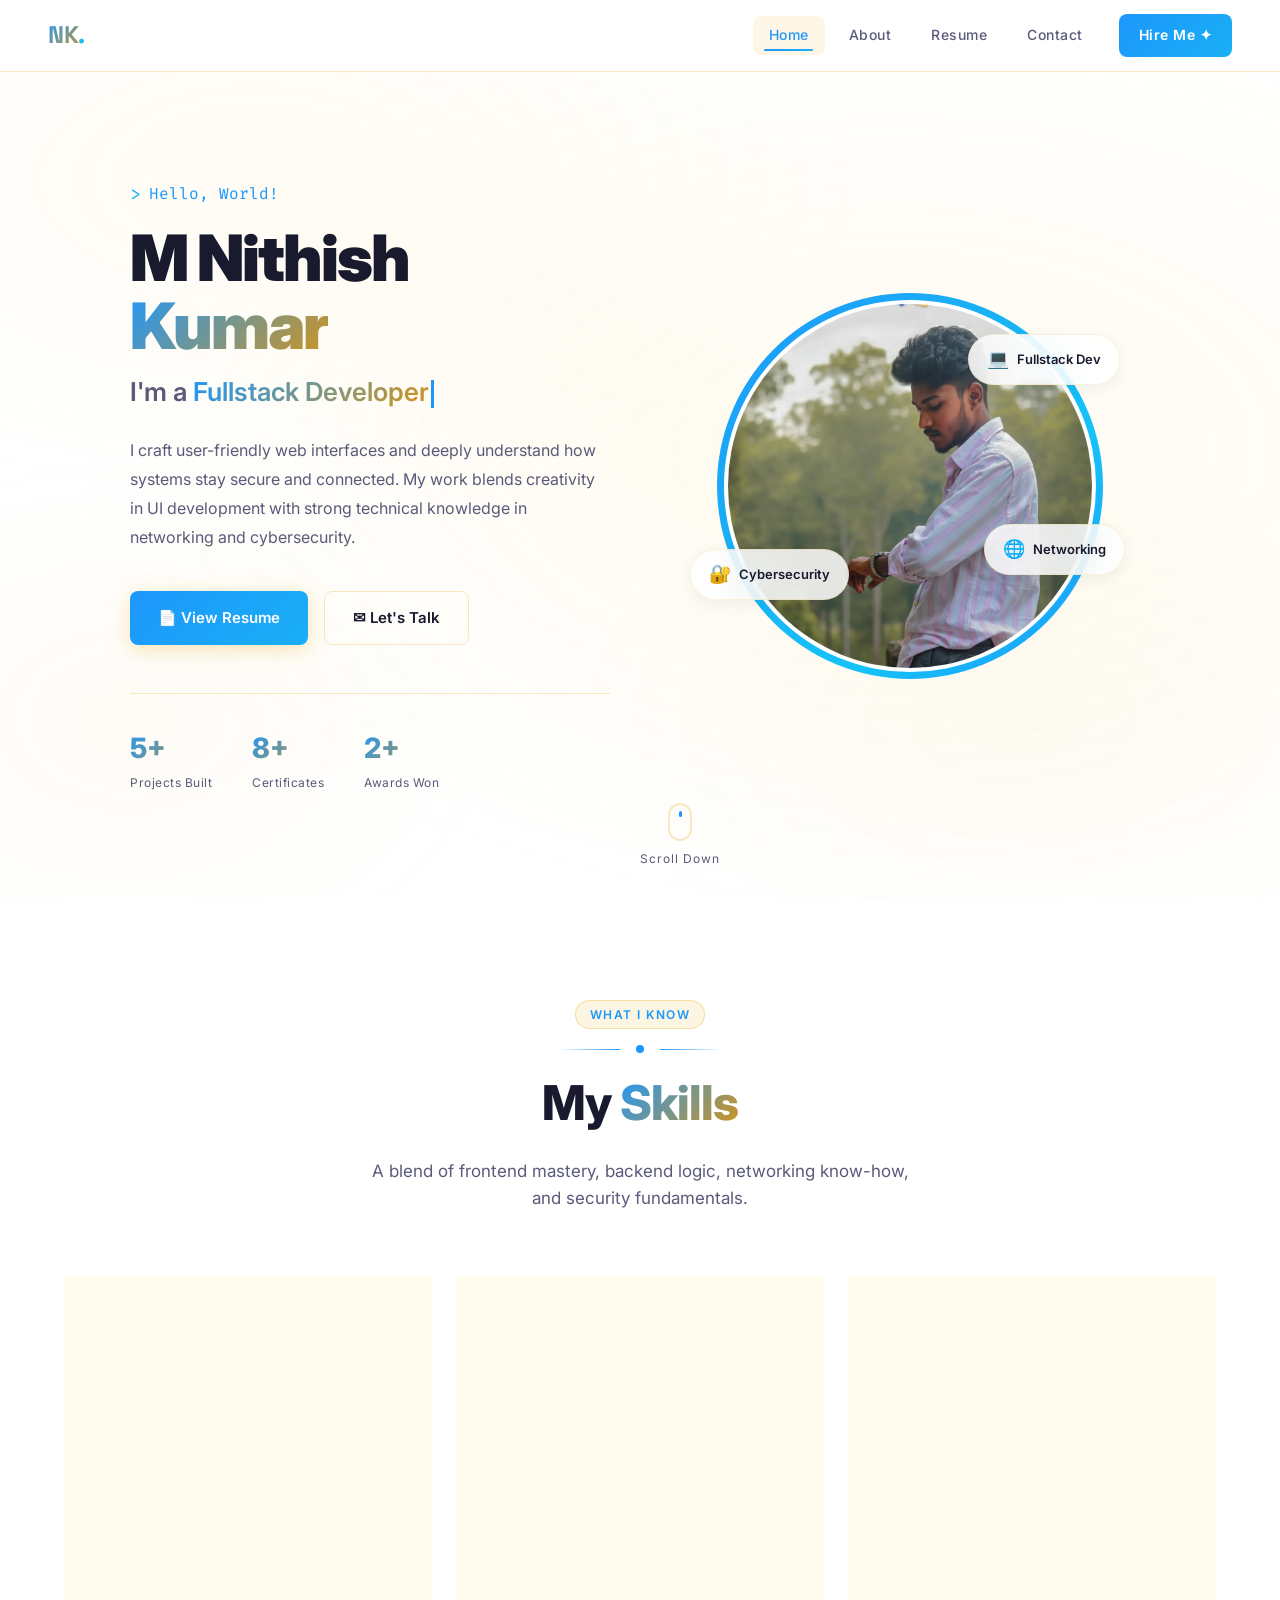
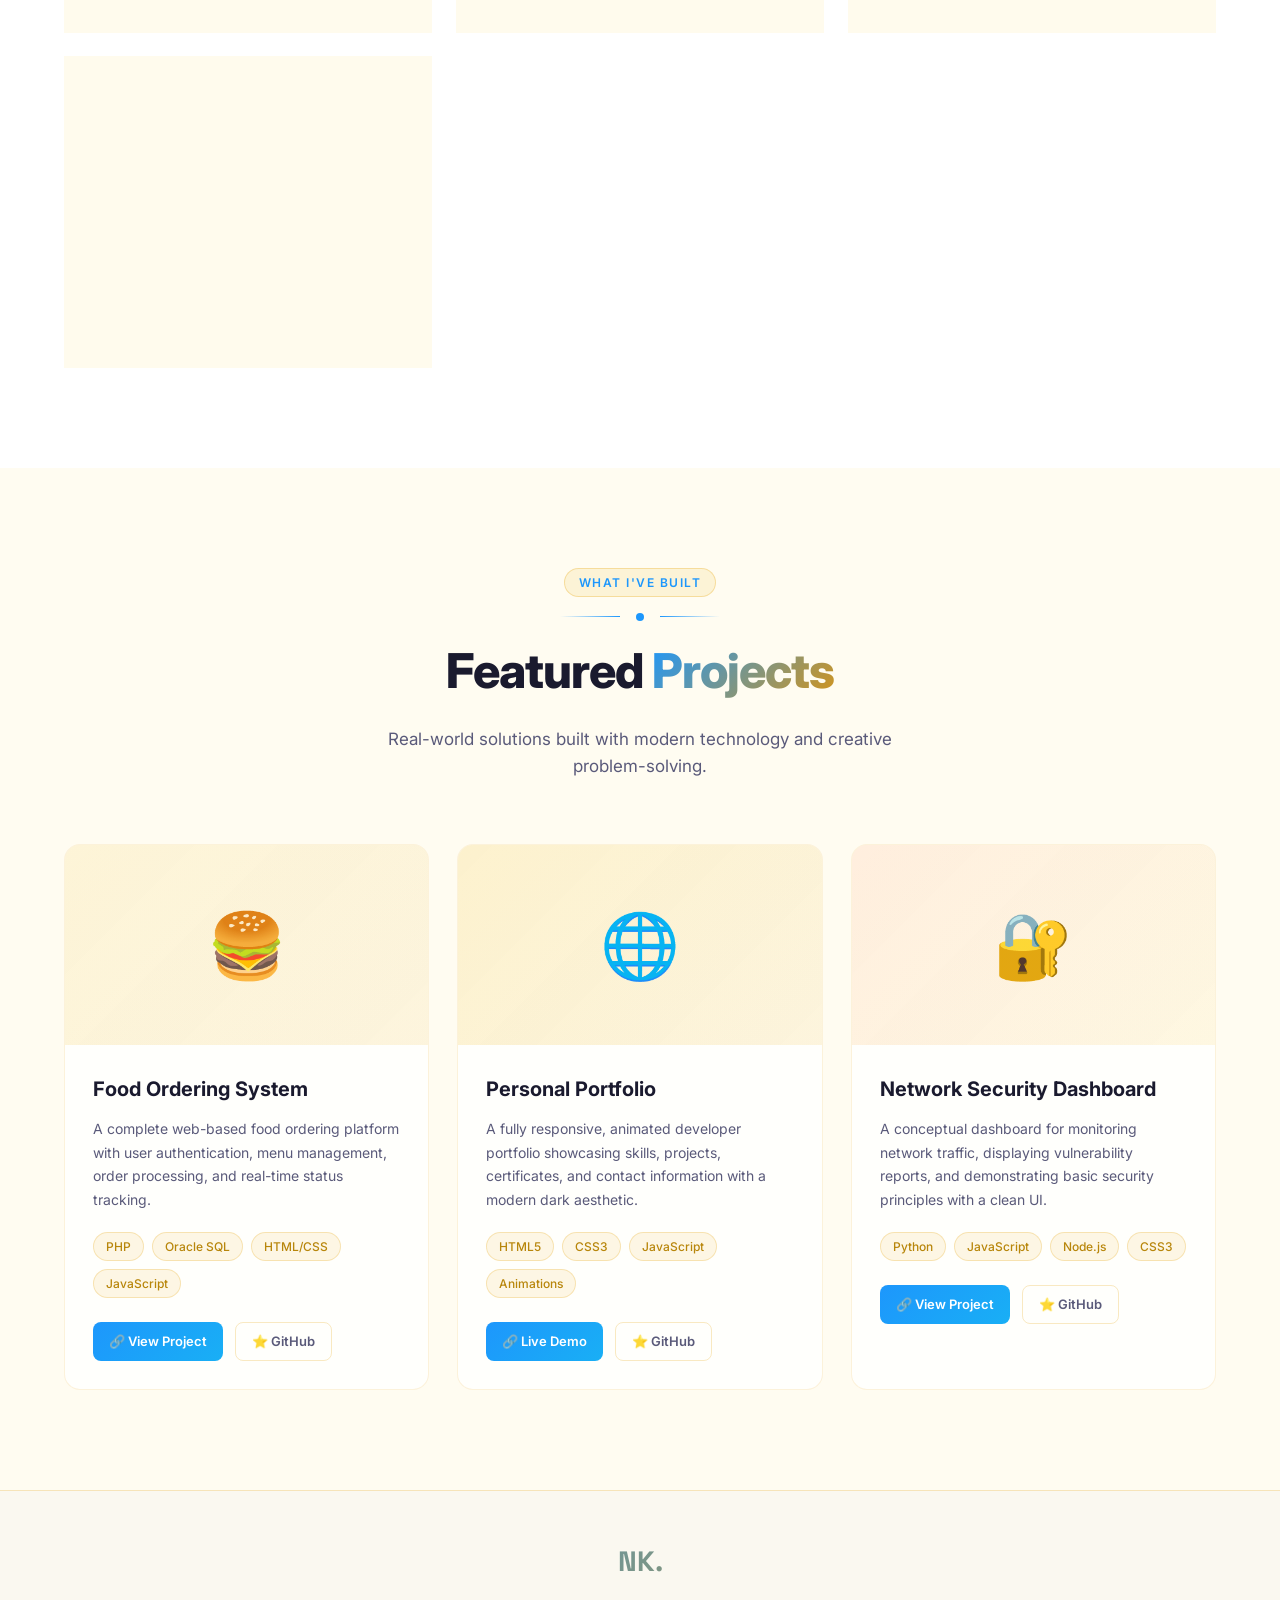
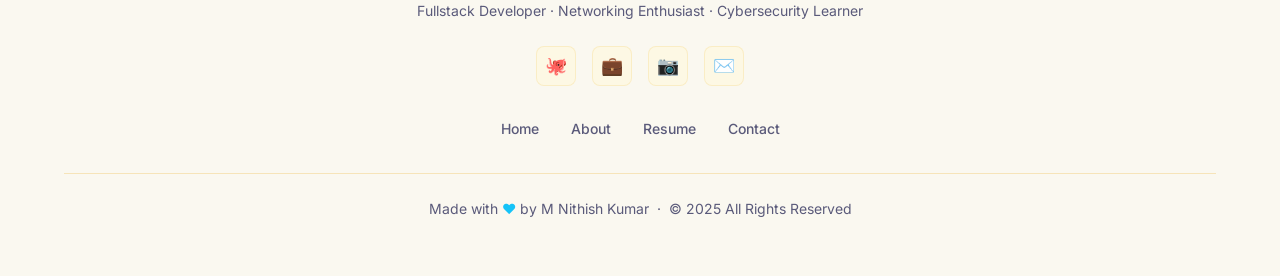
<file: index.html>
<!DOCTYPE html>
<html lang="en">

<head>
  <meta charset="UTF-8">
  <meta name="viewport" content="width=device-width, initial-scale=1.0">
  <title>Nithish Kumar — Fullstack Developer</title>
  <meta name="description"
    content="M Nithish Kumar — Fullstack Web Developer specializing in UI Development, Networking and Cybersecurity.">
  <link rel="stylesheet" href="css/style.css">
  <link rel="preconnect" href="https://fonts.googleapis.com">
  <link rel="preconnect" href="https://fonts.gstatic.com" crossorigin>
  <link
    href="https://fonts.googleapis.com/css2?family=Inter:wght@300;400;500;600;700;800;900&family=Space+Grotesk:wght@300;400;500;600;700&family=Fira+Code:wght@300;400;500&display=swap"
    rel="stylesheet">
</head>

<body>

  <div class="page-loader" id="loader">
    <div class="loader-ring"></div>
  </div>

  <header class="header" id="header">
    <div class="logo">NK<span>.</span></div>
    <nav class="navbar" id="navbar">
      <a href="index.html" class="active" id="nav-home">Home</a>
      <a href="html/about.html" id="nav-about">About</a>
      <a href="html/resume.html" id="nav-resume">Resume</a>
      <a href="html/contact.html" id="nav-contact">Contact</a>
      <a href="html/contact.html" class="nav-cta">Hire Me ✦</a>
    </nav>
    <div class="menu-toggle" id="menuToggle" onclick="toggleMenu()">
      <span></span><span></span><span></span>
    </div>
  </header>

  <!-- ── HERO ── -->
  <section class="hero" id="home">
    <div class="hero-bg"></div>
    <div class="container">
      <div class="hero-grid">

        <!-- Left: Content -->
        <div class="hero-content">
          <p class="hero-greeting">Hello, World!</p>
          <h1 class="hero-name">
            M Nithish<br>
            <span class="gradient-text">Kumar</span>
          </h1>
          <div class="hero-role">
            I'm a <span class="typed-text" id="typedText"></span><span class="cursor"></span>
          </div>
          <p class="hero-desc">
            I craft user-friendly web interfaces and deeply understand how systems stay secure and connected.
            My work blends creativity in UI development with strong technical knowledge in networking and cybersecurity.
          </p>
          <div class="hero-btns">
            <a href="html/resume.html" class="btn btn-primary">📄 View Resume</a>
            <a href="html/contact.html" class="btn btn-outline">✉ Let's Talk</a>
          </div>
          <div class="hero-stats">
            <div class="stat-item">
              <div class="stat-number">5+</div>
              <div class="stat-label">Projects Built</div>
            </div>
            <div class="stat-item">
              <div class="stat-number">8+</div>
              <div class="stat-label">Certificates</div>
            </div>
            <div class="stat-item">
              <div class="stat-number">2+</div>
              <div class="stat-label">Awards Won</div>
            </div>
          </div>
        </div>

        <!-- Right: Image -->
        <div class="hero-image-wrapper">
          <div class="hero-image-frame">
            <img src="img/WhatsApp Image 2025-12-09 at 8.07.12 PM.jpeg" alt="M Nithish Kumar">
            <div class="float-badge float-badge-1">
              <span class="badge-icon">💻</span> Fullstack Dev
            </div>
            <div class="float-badge float-badge-2">
              <span class="badge-icon">🔐</span> Cybersecurity
            </div>
            <div class="float-badge float-badge-3">
              <span class="badge-icon">🌐</span> Networking
            </div>
          </div>
        </div>

      </div>
    </div>

    <!-- Scroll indicator -->
    <div class="scroll-indicator">
      <div class="scroll-mouse">
        <div class="scroll-wheel"></div>
      </div>
      <span>Scroll Down</span>
    </div>
  </section>

  <!-- ── SKILLS ── -->
  <section class="section" id="skills">
    <div class="container">
      <div class="section-header reveal">
        <span class="tag">What I Know</span>
        <div class="section-line">
          <div class="section-dot"></div>
        </div>
        <h2>My <span class="gradient-text">Skills</span></h2>
        <p>A blend of frontend mastery, backend logic, networking know-how, and security fundamentals.</p>
      </div>

      <div class="skills-grid">
        <div class="skill-category reveal reveal-delay-1">
          <div class="skill-cat-icon">🎨</div>
          <h3>Frontend Development</h3>
          <div class="skill-items">
            <span class="skill-pill">HTML5</span>
            <span class="skill-pill">CSS3</span>
            <span class="skill-pill">JavaScript</span>
            <span class="skill-pill">Responsive Design</span>
            <span class="skill-pill">Animations</span>
            <span class="skill-pill">React (Learning)</span>
          </div>
        </div>

        <div class="skill-category reveal reveal-delay-2">
          <div class="skill-cat-icon">⚙️</div>
          <h3>Backend & Databases</h3>
          <div class="skill-items">
            <span class="skill-pill">Node.js</span>
            <span class="skill-pill">Python</span>
            <span class="skill-pill">PHP</span>
            <span class="skill-pill">MySQL</span>
            <span class="skill-pill">Oracle SQL</span>
            <span class="skill-pill">REST APIs</span>
          </div>
        </div>

        <div class="skill-category reveal reveal-delay-3">
          <div class="skill-cat-icon">🔐</div>
          <h3>Networking & Security</h3>
          <div class="skill-items">
            <span class="skill-pill">TCP/IP Protocols</span>
            <span class="skill-pill">Routing & Switching</span>
            <span class="skill-pill">IP Addressing</span>
            <span class="skill-pill">Cybersecurity Basics</span>
            <span class="skill-pill">Vulnerability Awareness</span>
            <span class="skill-pill">Secure Coding</span>
          </div>
        </div>

        <div class="skill-category reveal reveal-delay-4">
          <div class="skill-cat-icon">🛠️</div>
          <h3>Tools & Soft Skills</h3>
          <div class="skill-items">
            <span class="skill-pill">Git & GitHub</span>
            <span class="skill-pill">VS Code</span>
            <span class="skill-pill">Communication</span>
            <span class="skill-pill">Problem Solving</span>
            <span class="skill-pill">Time Management</span>
            <span class="skill-pill">Teamwork</span>
          </div>
        </div>
      </div>
    </div>
  </section>

  <!-- ── PROJECTS ── -->
  <section class="section projects-bg" id="projects">
    <div class="container">
      <div class="section-header reveal">
        <span class="tag">What I've Built</span>
        <div class="section-line">
          <div class="section-dot"></div>
        </div>
        <h2>Featured <span class="gradient-text">Projects</span></h2>
        <p>Real-world solutions built with modern technology and creative problem-solving.</p>
      </div>

      <div class="projects-grid">
        <div class="project-card reveal reveal-delay-1">
          <div class="project-card-header">🍔</div>
          <div class="project-card-body">
            <h3>Food Ordering System</h3>
            <p>A complete web-based food ordering platform with user authentication, menu management, order processing,
              and real-time status tracking.</p>
            <div class="project-tech">
              <span>PHP</span><span>Oracle SQL</span><span>HTML/CSS</span><span>JavaScript</span>
            </div>
            <div class="project-links">
              <a href="#" class="project-link primary">🔗 View Project</a>
              <a href="https://github.com/" target="_blank" class="project-link">⭐ GitHub</a>
            </div>
          </div>
        </div>

        <div class="project-card reveal reveal-delay-2">
          <div class="project-card-header"
            style="background: linear-gradient(135deg,rgba(245,200,66,0.25),rgba(230,168,23,0.1))">🌐</div>
          <div class="project-card-body">
            <h3>Personal Portfolio</h3>
            <p>A fully responsive, animated developer portfolio showcasing skills, projects, certificates, and contact
              information with a modern dark aesthetic.</p>
            <div class="project-tech">
              <span>HTML5</span><span>CSS3</span><span>JavaScript</span><span>Animations</span>
            </div>
            <div class="project-links">
              <a href="#" class="project-link primary">🔗 Live Demo</a>
              <a href="https://github.com/" target="_blank" class="project-link">⭐ GitHub</a>
            </div>
          </div>
        </div>

        <div class="project-card reveal reveal-delay-3">
          <div class="project-card-header"
            style="background: linear-gradient(135deg,rgba(255,170,100,0.2),rgba(245,200,66,0.1))">🔐</div>
          <div class="project-card-body">
            <h3>Network Security Dashboard</h3>
            <p>A conceptual dashboard for monitoring network traffic, displaying vulnerability reports, and
              demonstrating basic security principles with a clean UI.</p>
            <div class="project-tech">
              <span>Python</span><span>JavaScript</span><span>Node.js</span><span>CSS3</span>
            </div>
            <div class="project-links">
              <a href="#" class="project-link primary">🔗 View Project</a>
              <a href="https://github.com/" target="_blank" class="project-link">⭐ GitHub</a>
            </div>
          </div>
        </div>
      </div>
    </div>
  </section>

  <!-- ── FOOTER ── -->
  <footer class="footer">
    <div class="container">
      <div class="footer-logo">NK.</div>
      <p>Fullstack Developer · Networking Enthusiast · Cybersecurity Learner</p>
      <div class="footer-socials">
        <a href="https://github.com/" target="_blank" class="footer-social-link" title="GitHub">🐙</a>
        <a href="https://linkedin.com/" target="_blank" class="footer-social-link" title="LinkedIn">💼</a>
        <a href="https://instagram.com/" target="_blank" class="footer-social-link" title="Instagram">📷</a>
        <a href="mailto:nithishofficial09@gmail.com" class="footer-social-link" title="Email">✉️</a>
      </div>
      <nav class="footer-nav">
        <a href="index.html">Home</a>
        <a href="html/about.html">About</a>
        <a href="html/resume.html">Resume</a>
        <a href="html/contact.html">Contact</a>
      </nav>
      <div class="footer-bottom">
        <p>Made with <span>♥</span> by M Nithish Kumar &nbsp;·&nbsp; © 2025 All Rights Reserved</p>
      </div>
    </div>
  </footer>

  <script>
    // ── Page Loader ──
    window.addEventListener('load', () => {
      const loader = document.getElementById('loader');
      setTimeout(() => { loader.style.opacity = '0'; setTimeout(() => loader.remove(), 500); }, 400);
    });

    // ── Mobile Menu ──
    function toggleMenu() {
      const nav = document.getElementById('navbar');
      nav.classList.toggle('open');
    }

    // ── Typed Text ──
    const roles = ['Fullstack Developer','Data analytics', 'Security Learner', 'Problem Solver'];
    let roleIdx = 0, charIdx = 0, isDeleting = false;
    function typeRole() {
      const el = document.getElementById('typedText');
      const current = roles[roleIdx];
      el.textContent = isDeleting ? current.substring(0, charIdx--) : current.substring(0, charIdx++);
      if (!isDeleting && charIdx > current.length) { isDeleting = true; setTimeout(typeRole, 1500); return; }
      if (isDeleting && charIdx < 0) { isDeleting = false; roleIdx = (roleIdx + 1) % roles.length; charIdx = 0; }
      setTimeout(typeRole, isDeleting ? 60 : 100);
    }
    typeRole();

    // ── Scroll Reveal ──
    const revealEls = document.querySelectorAll('.reveal');
    const observer = new IntersectionObserver((entries) => {
      entries.forEach(e => { if (e.isIntersecting) { e.target.classList.add('visible'); } });
    }, { threshold: 0.1 });
    revealEls.forEach(el => observer.observe(el));

    // ── Header Shadow on Scroll ──
    window.addEventListener('scroll', () => {
      const header = document.getElementById('header');
      header.style.boxShadow = window.scrollY > 10 ? '0 4px 30px rgba(0,0,0,0.4)' : '';
    });
  </script>
</body>

</html>
</file>
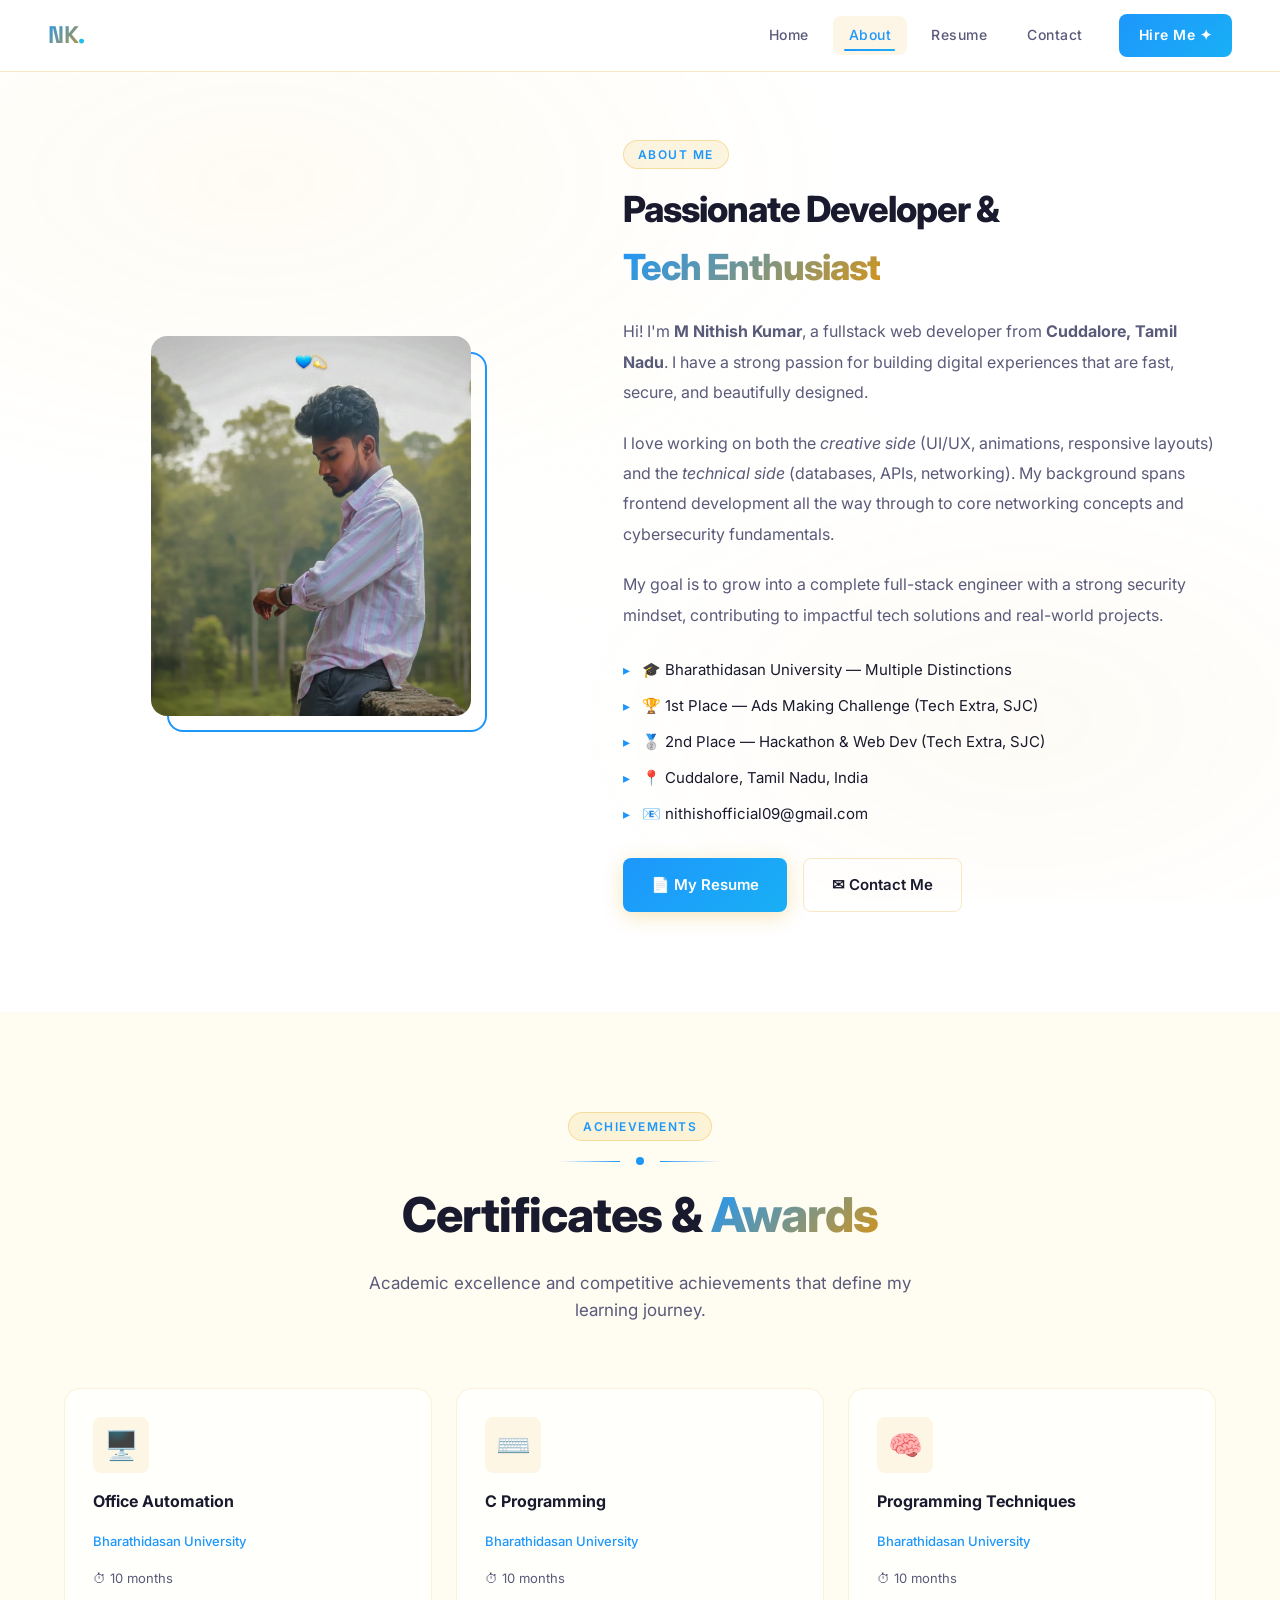
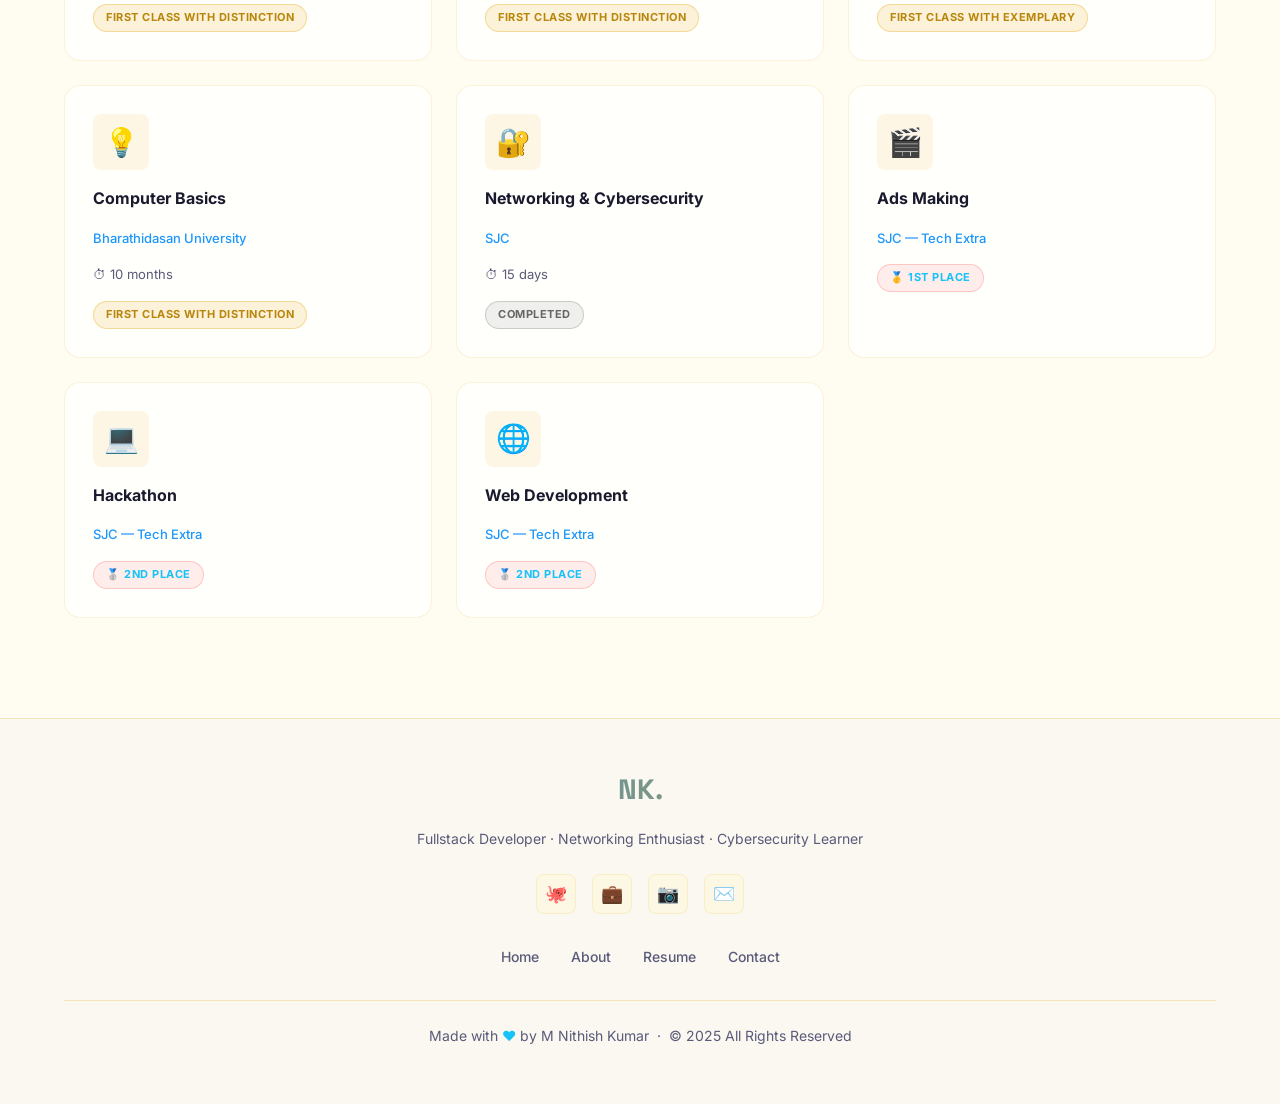
<file: html/about.html>
<!DOCTYPE html>
<html lang="en">

<head>
    <meta charset="UTF-8">
    <meta name="viewport" content="width=device-width, initial-scale=1.0">
    <title>About — Nithish Kumar</title>
    <meta name="description"
        content="Learn more about M Nithish Kumar — Fullstack Developer, networking enthusiast and cybersecurity learner.">
    <link rel="stylesheet" href="../css/style.css">
    <link rel="preconnect" href="https://fonts.googleapis.com">
    <link rel="preconnect" href="https://fonts.gstatic.com" crossorigin>
    <link
        href="https://fonts.googleapis.com/css2?family=Inter:wght@300;400;500;600;700;800;900&family=Space+Grotesk:wght@300;400;500;600;700&family=Fira+Code:wght@300;400;500&display=swap"
        rel="stylesheet">
</head>

<body>

    <!-- Page Loader -->
    <div class="page-loader" id="loader">
        <div class="loader-ring"></div>
    </div>

    <!-- ── HEADER ── -->
    <header class="header" id="header">
        <a href="../index.html" class="logo" style="text-decoration:none;">NK<span>.</span></a>
        <nav class="navbar" id="navbar">
            <a href="../index.html">Home</a>
            <a href="about.html" class="active">About</a>
            <a href="resume.html">Resume</a>
            <a href="contact.html">Contact</a>
            <a href="contact.html" class="nav-cta">Hire Me ✦</a>
        </nav>
        <div class="menu-toggle" onclick="toggleMenu()"><span></span><span></span><span></span></div>
    </header>

    <!-- ── ABOUT HERO ── -->
    <section class="section" style="padding-top: 140px;">
        <div class="container">
            <div class="about-grid">
                <!-- Image Column -->
                <div class="about-image-col reveal">
                    <div class="about-img-frame">
                        <img src="../img/WhatsApp Image 2025-12-09 at 8.07.12 PM.jpeg" alt="M Nithish Kumar">
                    </div>
                </div>

                <!-- Content Column -->
                <div class="about-content reveal reveal-delay-2">
                    <span class="tag">About Me</span>
                    <h2>Passionate Developer &<br><span class="gradient-text">Tech Enthusiast</span></h2>
                    <p>
                        Hi! I'm <strong>M Nithish Kumar</strong>, a fullstack web developer from <strong>Cuddalore,
                            Tamil Nadu</strong>.
                        I have a strong passion for building digital experiences that are fast, secure, and beautifully
                        designed.
                    </p>
                    <p>
                        I love working on both the <em>creative side</em> (UI/UX, animations, responsive layouts) and
                        the
                        <em>technical side</em> (databases, APIs, networking). My background spans frontend development
                        all the
                        way through to core networking concepts and cybersecurity fundamentals.
                    </p>
                    <p>
                        My goal is to grow into a complete full-stack engineer with a strong security mindset,
                        contributing to
                        impactful tech solutions and real-world projects.
                    </p>
                    <div class="about-highlights">
                        <div class="highlight-item">🎓 Bharathidasan University — Multiple Distinctions</div>
                        <div class="highlight-item">🏆 1st Place — Ads Making Challenge (Tech Extra, SJC)</div>
                        <div class="highlight-item">🥈 2nd Place — Hackathon & Web Dev (Tech Extra, SJC)</div>
                        <div class="highlight-item">📍 Cuddalore, Tamil Nadu, India</div>
                        <div class="highlight-item">📧 nithishofficial09@gmail.com</div>
                    </div>
                    <div style="margin-top: 32px; display: flex; gap: 16px; flex-wrap: wrap;">
                        <a href="resume.html" class="btn btn-primary">📄 My Resume</a>
                        <a href="contact.html" class="btn btn-outline">✉ Contact Me</a>
                    </div>
                </div>
            </div>
        </div>
    </section>

    <!-- ── CERTIFICATES ── -->
    <section class="section projects-bg" id="certificates">
        <div class="container">
            <div class="section-header reveal">
                <span class="tag">Achievements</span>
                <div class="section-line">
                    <div class="section-dot"></div>
                </div>
                <h2>Certificates & <span class="gradient-text">Awards</span></h2>
                <p>Academic excellence and competitive achievements that define my learning journey.</p>
            </div>

            <div class="certs-grid" id="certsContainer"></div>
        </div>
    </section>

    <!-- ── FOOTER ── -->
    <footer class="footer">
        <div class="container">
            <div class="footer-logo">NK.</div>
            <p>Fullstack Developer · Networking Enthusiast · Cybersecurity Learner</p>
            <div class="footer-socials">
                <a href="https://github.com/" target="_blank" class="footer-social-link">🐙</a>
                <a href="https://linkedin.com/" target="_blank" class="footer-social-link">💼</a>
                <a href="https://instagram.com/" target="_blank" class="footer-social-link">📷</a>
                <a href="mailto:nithishofficial09@gmail.com" class="footer-social-link">✉️</a>
            </div>
            <nav class="footer-nav">
                <a href="../index.html">Home</a>
                <a href="about.html">About</a>
                <a href="resume.html">Resume</a>
                <a href="contact.html">Contact</a>
            </nav>
            <div class="footer-bottom">
                <p>Made with <span>♥</span> by M Nithish Kumar &nbsp;·&nbsp; © 2025 All Rights Reserved</p>
            </div>
        </div>
    </footer>

    <script>
        // Page Loader
        window.addEventListener('load', () => {
            const loader = document.getElementById('loader');
            setTimeout(() => { loader.style.opacity = '0'; setTimeout(() => loader.remove(), 500); }, 300);
        });

        // Mobile Menu
        function toggleMenu() { document.getElementById('navbar').classList.toggle('open'); }

        // Scroll Reveal
        const observer = new IntersectionObserver(entries => {
            entries.forEach(e => { if (e.isIntersecting) e.target.classList.add('visible'); });
        }, { threshold: 0.1 });
        document.querySelectorAll('.reveal').forEach(el => observer.observe(el));

        // Header shadow
        window.addEventListener('scroll', () => {
            document.getElementById('header').style.boxShadow = window.scrollY > 10 ? '0 4px 30px rgba(0,0,0,0.4)' : '';
        });

        // ── Certificates Data ──
        const certi = [
            { icon: '🖥️', name: 'Office Automation', university: 'Bharathidasan University', duration: '10 months', grade: 'First Class with Distinction', type: 'gold' },
            { icon: '⌨️', name: 'C Programming', university: 'Bharathidasan University', duration: '10 months', grade: 'First Class with Distinction', type: 'gold' },
            { icon: '🧠', name: 'Programming Techniques', university: 'Bharathidasan University', duration: '10 months', grade: 'First Class with Exemplary', type: 'gold' },
            { icon: '💡', name: 'Computer Basics', university: 'Bharathidasan University', duration: '10 months', grade: 'First Class with Distinction', type: 'gold' },
            { icon: '🔐', name: 'Networking & Cybersecurity', university: 'SJC', duration: '15 days', type: 'silver' },
            { icon: '🎬', name: 'Ads Making', university: 'SJC — Tech Extra', place: '🥇 1st Place', type: 'event' },
            { icon: '💻', name: 'Hackathon', university: 'SJC — Tech Extra', place: '🥈 2nd Place', type: 'event' },
            { icon: '🌐', name: 'Web Development', university: 'SJC — Tech Extra', place: '🥈 2nd Place', type: 'event' },
        ];

        const container = document.getElementById('certsContainer');
        certi.forEach((item, i) => {
            const delay = (i % 4) * 0.1;
            let badge = '';
            if (item.grade) badge = `<span class="cert-badge badge-gold">${item.grade}</span>`;
            else if (item.place) badge = `<span class="cert-badge badge-event">${item.place}</span>`;
            else badge = `<span class="cert-badge badge-silver">Completed</span>`;

            container.innerHTML += `
      <div class="cert-card reveal" style="transition-delay:${delay}s">
        <div class="cert-icon">${item.icon}</div>
        <h3>${item.name}</h3>
        <div class="cert-uni">${item.university}</div>
        ${item.duration ? `<div class="cert-detail">⏱ ${item.duration}</div>` : ''}
        ${badge}
      </div>`;
        });

        // Re-observe newly added elements
        document.querySelectorAll('.cert-card').forEach(el => observer.observe(el));
    </script>
</body>

</html>
</file>
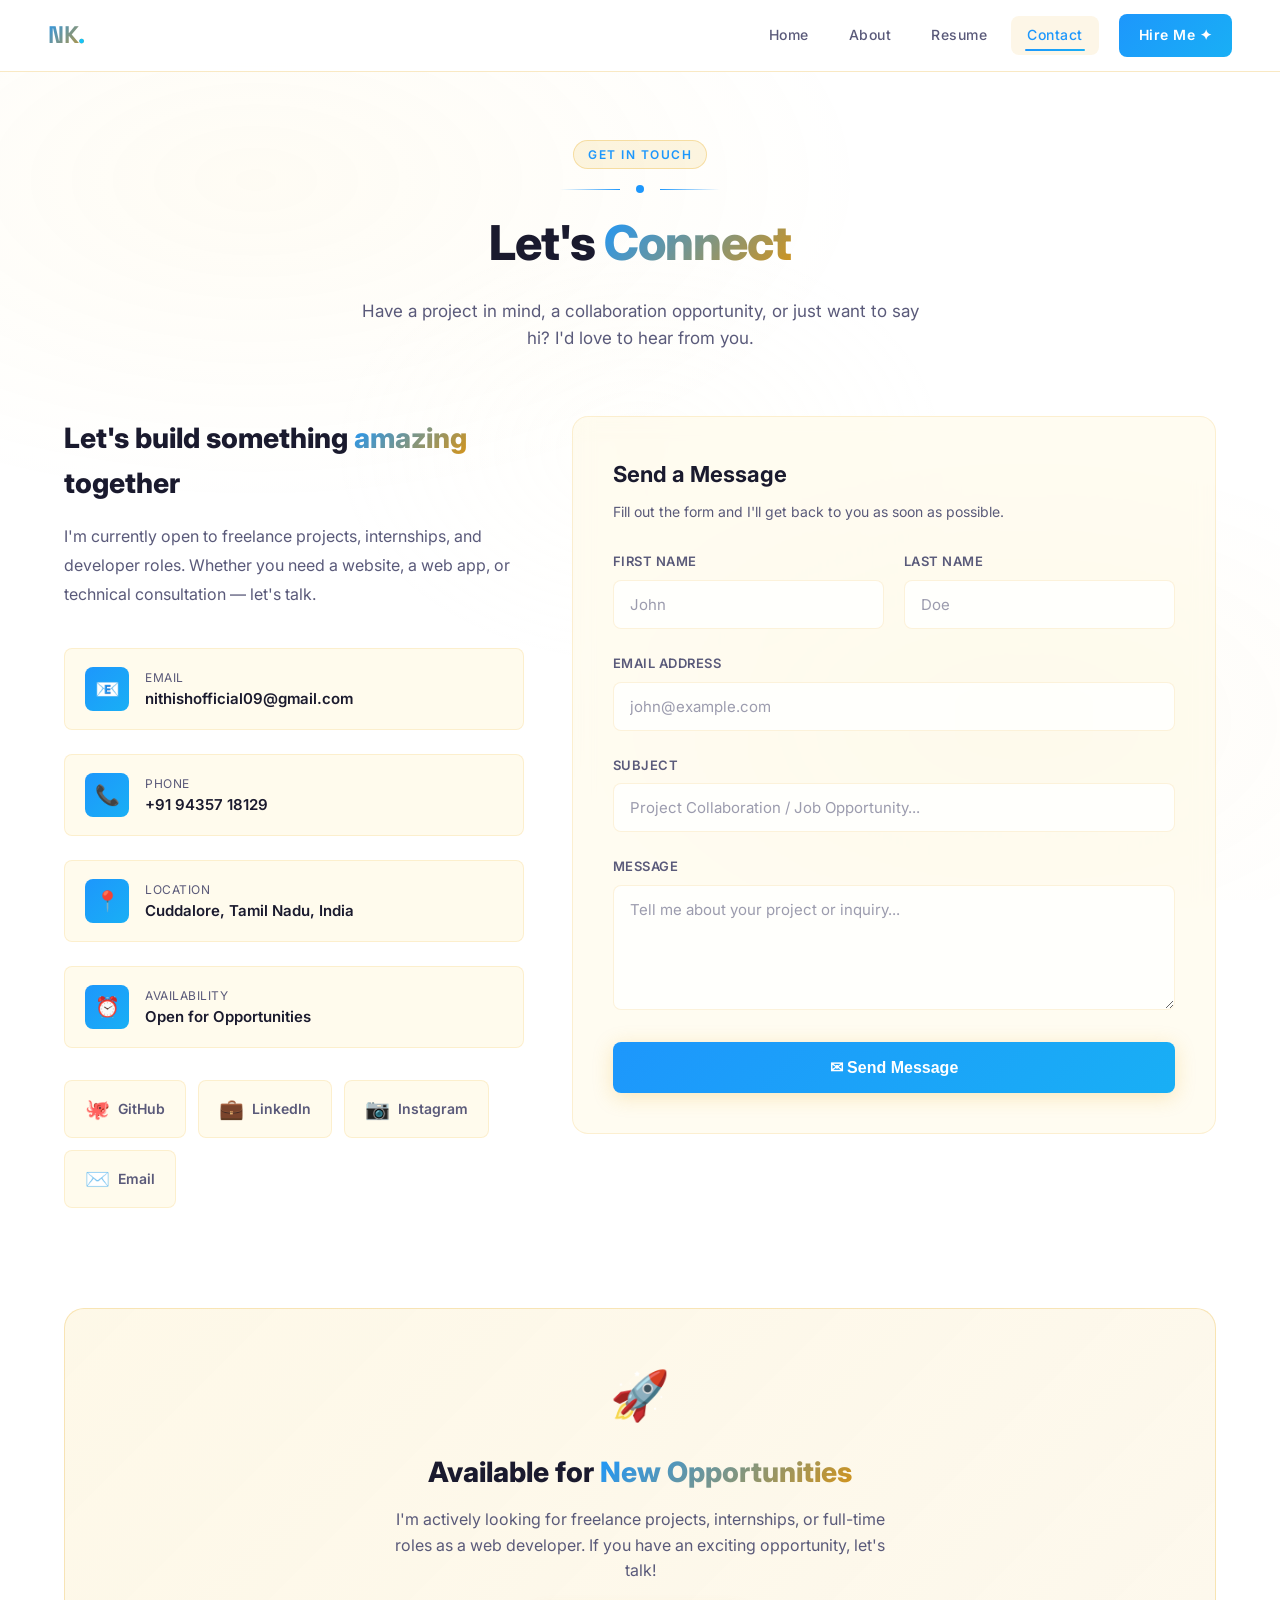
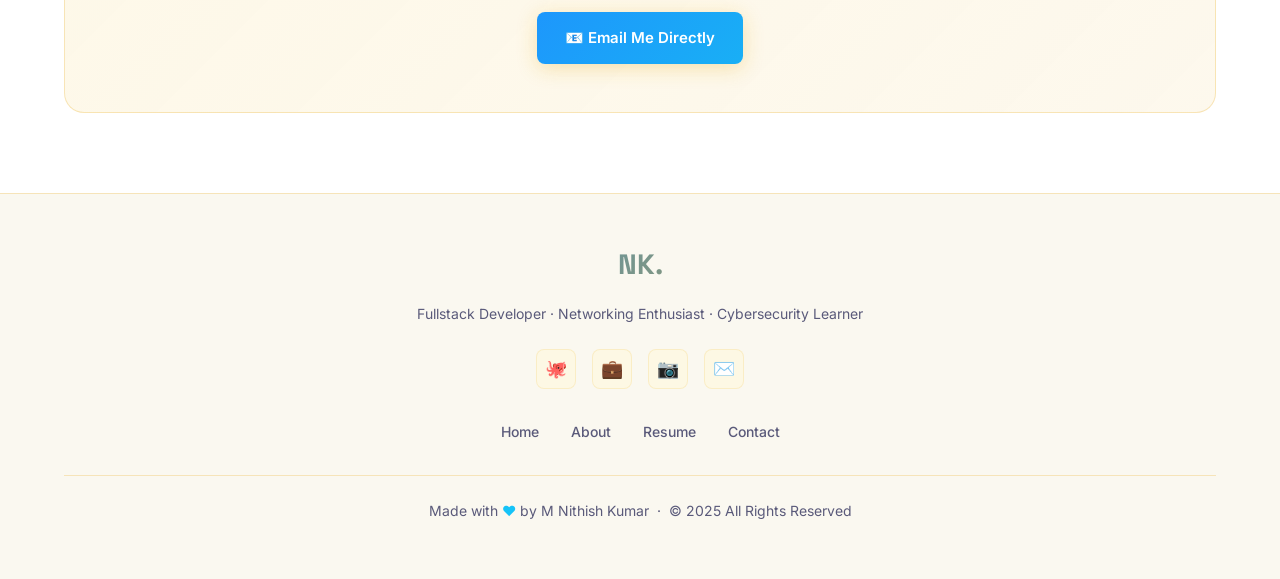
<file: html/contact.html>
<!DOCTYPE html>
<html lang="en">

<head>
    <meta charset="UTF-8">
    <meta name="viewport" content="width=device-width, initial-scale=1.0">
    <title>Contact — Nithish Kumar</title>
    <meta name="description"
        content="Get in touch with M Nithish Kumar — Fullstack Developer available for freelance and collaboration.">
    <link rel="stylesheet" href="../css/style.css">
    <link rel="preconnect" href="https://fonts.googleapis.com">
    <link rel="preconnect" href="https://fonts.gstatic.com" crossorigin>
    <link
        href="https://fonts.googleapis.com/css2?family=Inter:wght@300;400;500;600;700;800;900&family=Space+Grotesk:wght@300;400;500;600;700&family=Fira+Code:wght@300;400;500&display=swap"
        rel="stylesheet">
</head>

<body>

    <!-- Page Loader -->
    <div class="page-loader" id="loader">
        <div class="loader-ring"></div>
    </div>

    <!-- ── HEADER ── -->
    <header class="header" id="header">
        <a href="../index.html" class="logo" style="text-decoration:none;">NK<span>.</span></a>
        <nav class="navbar" id="navbar">
            <a href="../index.html">Home</a>
            <a href="about.html">About</a>
            <a href="resume.html">Resume</a>
            <a href="contact.html" class="active">Contact</a>
            <a href="contact.html" class="nav-cta">Hire Me ✦</a>
        </nav>
        <div class="menu-toggle" onclick="toggleMenu()"><span></span><span></span><span></span></div>
    </header>

    <!-- ── CONTACT SECTION ── -->
    <section class="section" style="padding-top: 140px;">
        <div class="container">
            <div class="section-header reveal">
                <span class="tag">Get In Touch</span>
                <div class="section-line">
                    <div class="section-dot"></div>
                </div>
                <h2>Let's <span class="gradient-text">Connect</span></h2>
                <p>Have a project in mind, a collaboration opportunity, or just want to say hi? I'd love to hear from
                    you.</p>
            </div>

            <div class="contact-grid">

                <!-- Left: Contact Info -->
                <div class="contact-info reveal reveal-delay-1">
                    <h3>Let's build something <span class="gradient-text">amazing</span> together</h3>
                    <p>
                        I'm currently open to freelance projects, internships, and developer roles.
                        Whether you need a website, a web app, or technical consultation — let's talk.
                    </p>

                    <div class="contact-item">
                        <div class="contact-item-icon">📧</div>
                        <div class="contact-item-text">
                            <div class="ci-label">Email</div>
                            <div class="ci-value">
                                <a href="mailto:nithishofficial09@gmail.com"
                                    style="color:inherit;text-decoration:none;">
                                    nithishofficial09@gmail.com
                                </a>
                            </div>
                        </div>
                    </div>

                    <div class="contact-item">
                        <div class="contact-item-icon">📞</div>
                        <div class="contact-item-text">
                            <div class="ci-label">Phone</div>
                            <div class="ci-value">
                                <a href="tel:+919435718129" style="color:inherit;text-decoration:none;">+91 94357
                                    18129</a>
                            </div>
                        </div>
                    </div>

                    <div class="contact-item">
                        <div class="contact-item-icon">📍</div>
                        <div class="contact-item-text">
                            <div class="ci-label">Location</div>
                            <div class="ci-value">Cuddalore, Tamil Nadu, India</div>
                        </div>
                    </div>

                    <div class="contact-item">
                        <div class="contact-item-icon">⏰</div>
                        <div class="contact-item-text">
                            <div class="ci-label">Availability</div>
                            <div class="ci-value">Open for Opportunities</div>
                        </div>
                    </div>

                    <!-- Social Links -->
                    <div class="social-grid">
                        <a href="https://github.com/" target="_blank" class="social-btn">
                            <span class="s-icon">🐙</span> GitHub
                        </a>
                        <a href="https://linkedin.com/" target="_blank" class="social-btn">
                            <span class="s-icon">💼</span> LinkedIn
                        </a>
                        <a href="https://instagram.com/" target="_blank" class="social-btn">
                            <span class="s-icon">📷</span> Instagram
                        </a>
                        <a href="mailto:nithishofficial09@gmail.com" class="social-btn">
                            <span class="s-icon">✉️</span> Email
                        </a>
                    </div>
                </div>

                <!-- Right: Contact Form -->
                <div class="contact-form reveal reveal-delay-2">
                    <h3 style="font-size:22px; font-weight:700; margin-bottom:8px;">Send a Message</h3>
                    <p style="color:var(--text-muted);font-size:14px;margin-bottom:28px;">
                        Fill out the form and I'll get back to you as soon as possible.
                    </p>

                    <form id="contactForm" onsubmit="handleSubmit(event)">
                        <div class="form-row">
                            <div class="form-group">
                                <label for="fname">First Name</label>
                                <input type="text" id="fname" class="form-control" placeholder="John" required>
                            </div>
                            <div class="form-group">
                                <label for="lname">Last Name</label>
                                <input type="text" id="lname" class="form-control" placeholder="Doe" required>
                            </div>
                        </div>

                        <div class="form-group">
                            <label for="email">Email Address</label>
                            <input type="email" id="email" class="form-control" placeholder="john@example.com" required>
                        </div>

                        <div class="form-group">
                            <label for="subject">Subject</label>
                            <input type="text" id="subject" class="form-control"
                                placeholder="Project Collaboration / Job Opportunity..." required>
                        </div>

                        <div class="form-group">
                            <label for="message">Message</label>
                            <textarea id="message" class="form-control" rows="5"
                                placeholder="Tell me about your project or inquiry..." required></textarea>
                        </div>

                        <button type="submit" class="btn-submit" id="submitBtn">
                            <span id="btnText">✉ Send Message</span>
                        </button>
                    </form>

                    <!-- Success Message -->
                    <div id="successMsg"
                        style="display:none; margin-top:20px; padding:20px; background:rgba(46,204,113,0.1); border:1px solid rgba(46,204,113,0.3); border-radius:12px; text-align:center; color:#27ae60;">
                        ✅ Message sent! I'll get back to you soon.
                    </div>
                </div>

            </div>
        </div>
    </section>

    <!-- ── MAP / AVAILABILITY BANNER ── -->
    <section class="section" style="padding-top: 0; padding-bottom: 80px;">
        <div class="container">
            <div class="reveal" style="
      background: linear-gradient(135deg, rgba(245,200,66,0.12), rgba(230,168,23,0.08));
      border: 1px solid rgba(230,168,23,0.25);
      border-radius: 20px;
      padding: 48px;
      text-align: center;
    ">
                <div style="font-size: 48px; margin-bottom: 16px;">🚀</div>
                <h2 style="font-size: 28px; font-weight: 800; margin-bottom: 12px;">
                    Available for <span class="gradient-text">New Opportunities</span>
                </h2>
                <p style="color: var(--text-muted); font-size: 16px; max-width: 500px; margin: 0 auto 28px;">
                    I'm actively looking for freelance projects, internships, or full-time roles as a web developer.
                    If you have an exciting opportunity, let's talk!
                </p>
                <a href="mailto:nithishofficial09@gmail.com" class="btn btn-primary">📧 Email Me Directly</a>
            </div>
        </div>
    </section>

    <!-- ── FOOTER ── -->
    <footer class="footer">
        <div class="container">
            <div class="footer-logo">NK.</div>
            <p>Fullstack Developer · Networking Enthusiast · Cybersecurity Learner</p>
            <div class="footer-socials">
                <a href="https://github.com/" target="_blank" class="footer-social-link">🐙</a>
                <a href="https://linkedin.com/" target="_blank" class="footer-social-link">💼</a>
                <a href="https://instagram.com/" target="_blank" class="footer-social-link">📷</a>
                <a href="mailto:nithishofficial09@gmail.com" class="footer-social-link">✉️</a>
            </div>
            <nav class="footer-nav">
                <a href="../index.html">Home</a>
                <a href="about.html">About</a>
                <a href="resume.html">Resume</a>
                <a href="contact.html">Contact</a>
            </nav>
            <div class="footer-bottom">
                <p>Made with <span>♥</span> by M Nithish Kumar &nbsp;·&nbsp; © 2025 All Rights Reserved</p>
            </div>
        </div>
    </footer>

    <script>
        window.addEventListener('load', () => {
            const loader = document.getElementById('loader');
            setTimeout(() => { loader.style.opacity = '0'; setTimeout(() => loader.remove(), 500); }, 300);
        });
        function toggleMenu() { document.getElementById('navbar').classList.toggle('open'); }
        window.addEventListener('scroll', () => {
            document.getElementById('header').style.boxShadow = window.scrollY > 10 ? '0 4px 30px rgba(0,0,0,0.4)' : '';
        });
        const observer = new IntersectionObserver(entries => {
            entries.forEach(e => { if (e.isIntersecting) e.target.classList.add('visible'); });
        }, { threshold: 0.1 });
        document.querySelectorAll('.reveal').forEach(el => observer.observe(el));

        // Form submission handler
        function handleSubmit(e) {
            e.preventDefault();
            const btn = document.getElementById('submitBtn');
            const txt = document.getElementById('btnText');
            txt.textContent = '⏳ Sending...';
            btn.disabled = true;
            btn.style.opacity = '0.7';
            setTimeout(() => {
                document.getElementById('contactForm').reset();
                btn.style.display = 'none';
                document.getElementById('successMsg').style.display = 'block';
            }, 1800);
        }
    </script>
</body>

</html>
</file>
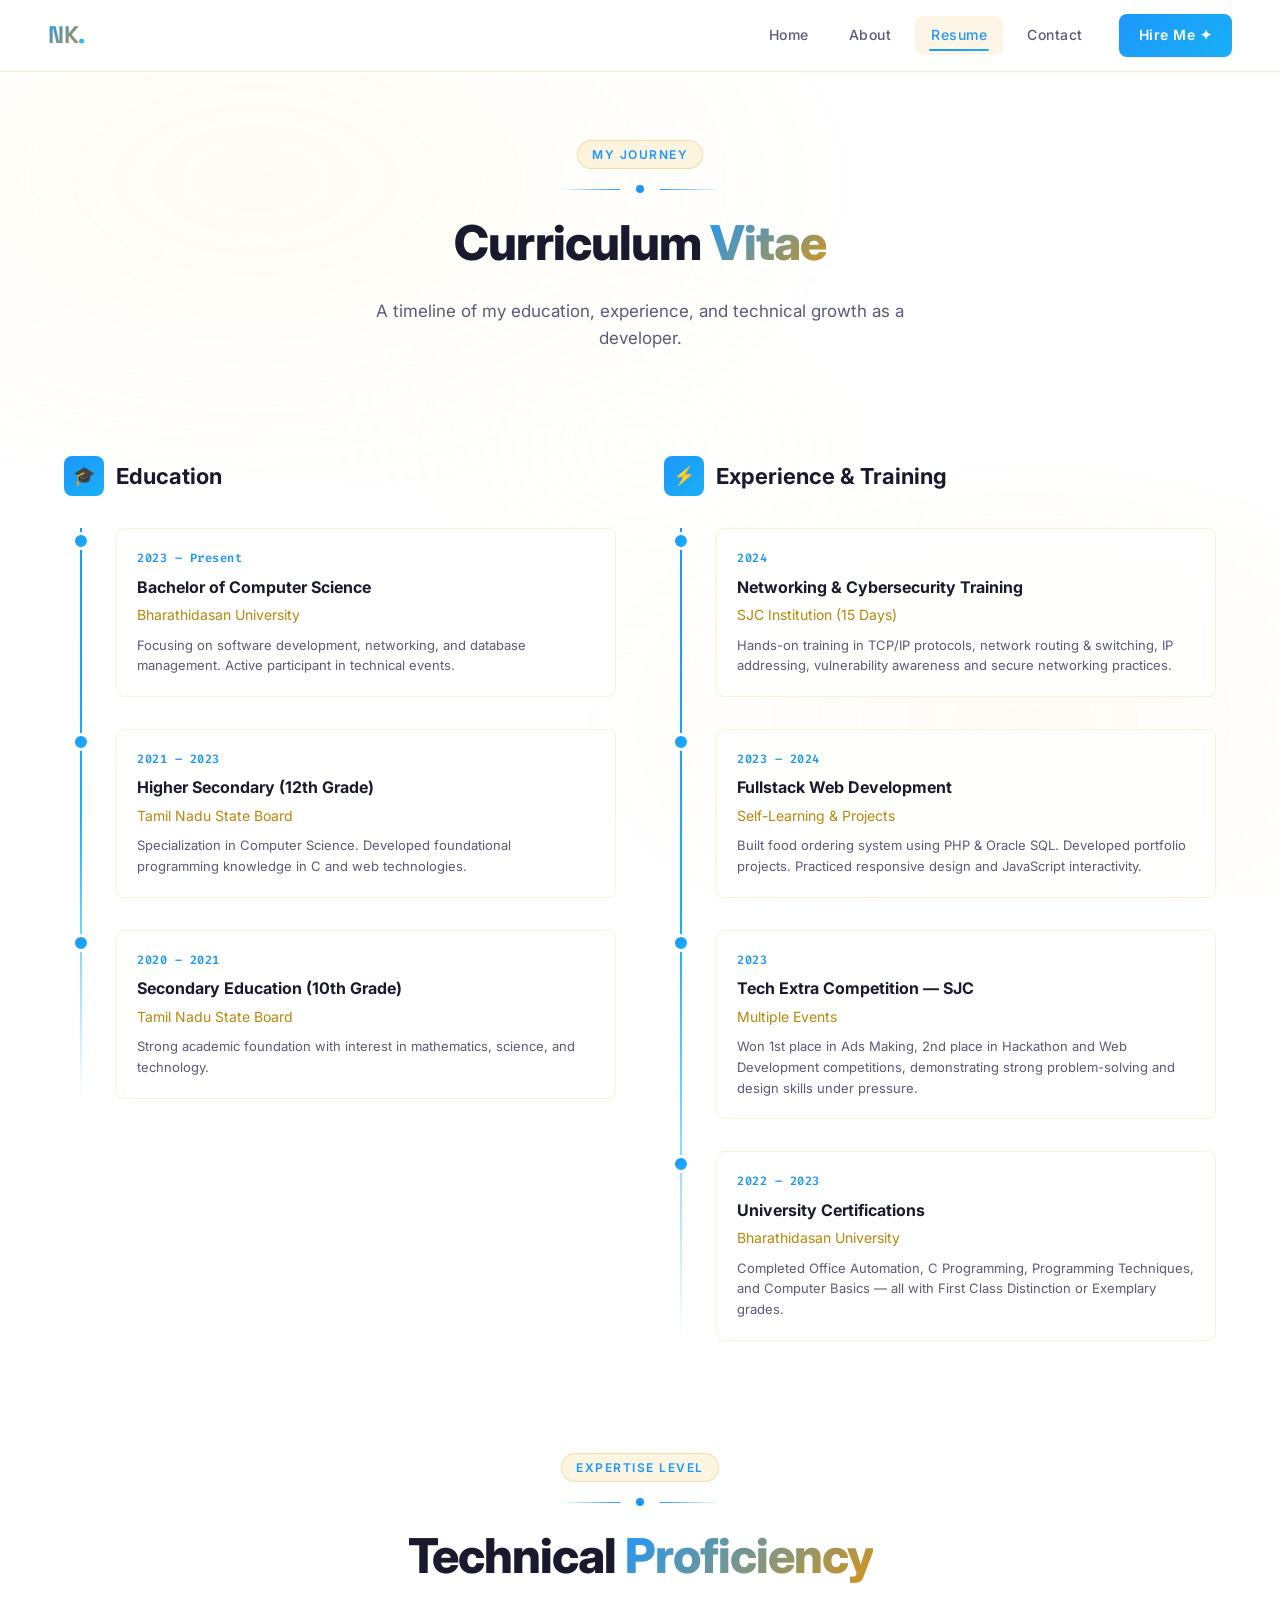
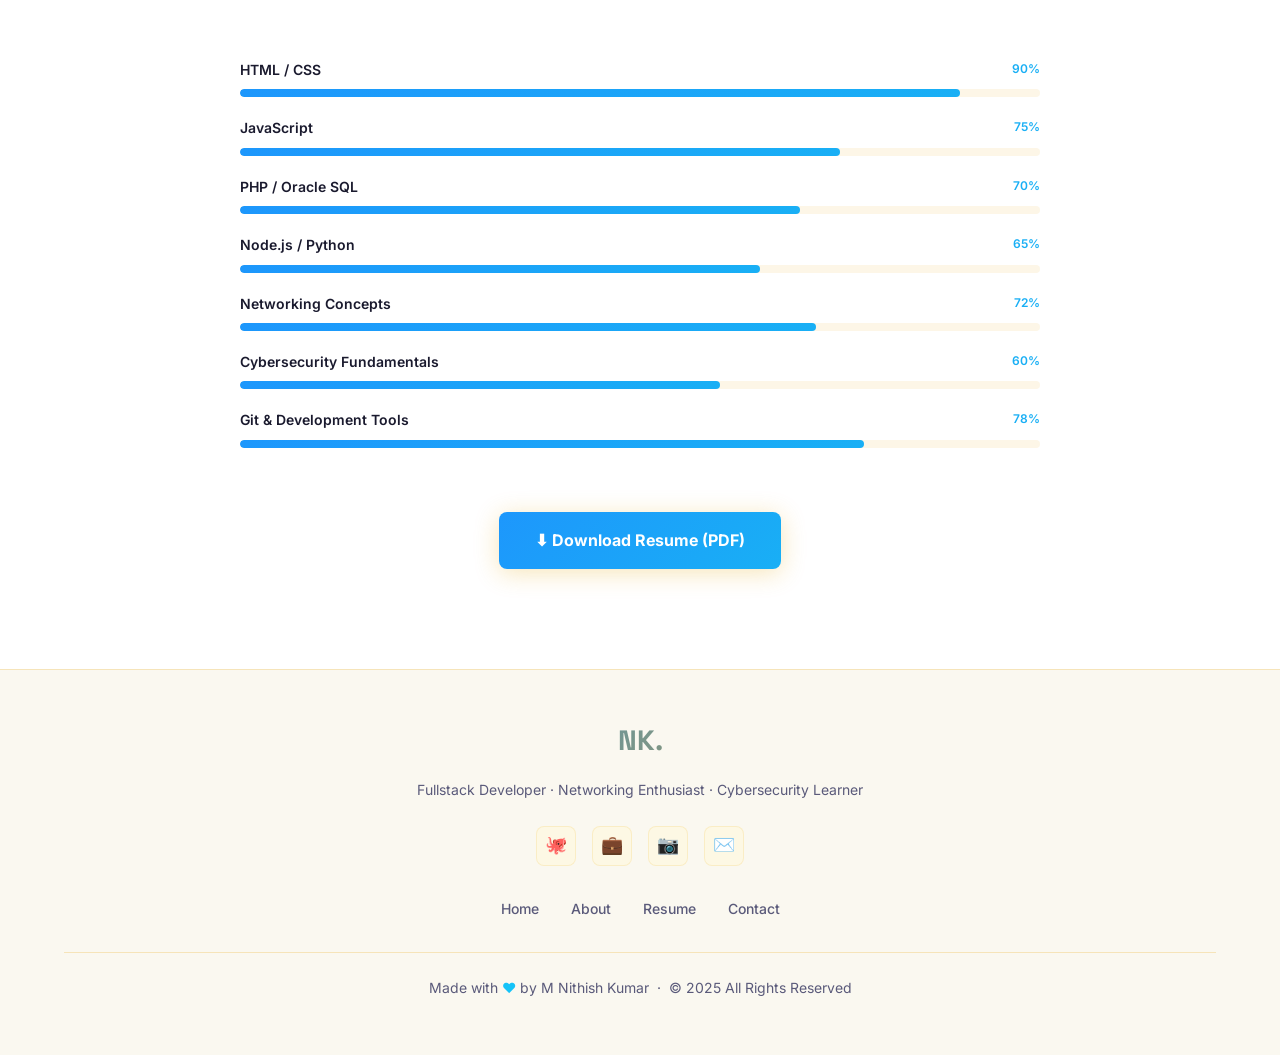
<file: html/resume.html>
<!DOCTYPE html>
<html lang="en">

<head>
    <meta charset="UTF-8">
    <meta name="viewport" content="width=device-width, initial-scale=1.0">
    <title>Resume — Nithish Kumar</title>
    <meta name="description"
        content="Resume of M Nithish Kumar — Fullstack Developer with skills in HTML, CSS, JS, Node.js, Python and cybersecurity.">
    <link rel="stylesheet" href="../css/style.css">
    <link rel="preconnect" href="https://fonts.googleapis.com">
    <link rel="preconnect" href="https://fonts.gstatic.com" crossorigin>
    <link
        href="https://fonts.googleapis.com/css2?family=Inter:wght@300;400;500;600;700;800;900&family=Space+Grotesk:wght@300;400;500;600;700&family=Fira+Code:wght@300;400;500&display=swap"
        rel="stylesheet">
</head>

<body>

    <!-- Page Loader -->
    <div class="page-loader" id="loader">
        <div class="loader-ring"></div>
    </div>

    <!-- ── HEADER ── -->
    <header class="header" id="header">
        <a href="../index.html" class="logo" style="text-decoration:none;">NK<span>.</span></a>
        <nav class="navbar" id="navbar">
            <a href="../index.html">Home</a>
            <a href="about.html">About</a>
            <a href="resume.html" class="active">Resume</a>
            <a href="contact.html">Contact</a>
            <a href="contact.html" class="nav-cta">Hire Me ✦</a>
        </nav>
        <div class="menu-toggle" onclick="toggleMenu()"><span></span><span></span><span></span></div>
    </header>

    <!-- ── RESUME HEADER ── -->
    <section class="section" style="padding-top: 140px; padding-bottom: 40px;">
        <div class="container">
            <div class="section-header reveal">
                <span class="tag">My Journey</span>
                <div class="section-line">
                    <div class="section-dot"></div>
                </div>
                <h2>Curriculum <span class="gradient-text">Vitae</span></h2>
                <p>A timeline of my education, experience, and technical growth as a developer.</p>
            </div>
        </div>
    </section>

    <!-- ── TIMELINE ── -->
    <section class="section" style="padding-top: 0;">
        <div class="container">
            <div class="resume-grid">

                <!-- Education Column -->
                <div class="resume-column reveal reveal-delay-1">
                    <h3>
                        <div class="col-icon">🎓</div> Education
                    </h3>
                    <div class="timeline">
                        <div class="timeline-item">
                            <div class="timeline-dot"></div>
                            <div class="timeline-card">
                                <div class="timeline-date">2023 – Present</div>
                                <h4>Bachelor of Computer Science</h4>
                                <div class="tl-org">Bharathidasan University</div>
                                <p>Focusing on software development, networking, and database management. Active
                                    participant in technical events.</p>
                            </div>
                        </div>
                        <div class="timeline-item">
                            <div class="timeline-dot"></div>
                            <div class="timeline-card">
                                <div class="timeline-date">2021 – 2023</div>
                                <h4>Higher Secondary (12th Grade)</h4>
                                <div class="tl-org">Tamil Nadu State Board</div>
                                <p>Specialization in Computer Science. Developed foundational programming knowledge in C
                                    and web technologies.</p>
                            </div>
                        </div>
                        <div class="timeline-item">
                            <div class="timeline-dot"></div>
                            <div class="timeline-card">
                                <div class="timeline-date">2020 – 2021</div>
                                <h4>Secondary Education (10th Grade)</h4>
                                <div class="tl-org">Tamil Nadu State Board</div>
                                <p>Strong academic foundation with interest in mathematics, science, and technology.</p>
                            </div>
                        </div>
                    </div>
                </div>

                <!-- Experience / Skills Column -->
                <div class="resume-column reveal reveal-delay-2">
                    <h3>
                        <div class="col-icon">⚡</div> Experience & Training
                    </h3>
                    <div class="timeline">
                        <div class="timeline-item">
                            <div class="timeline-dot"></div>
                            <div class="timeline-card">
                                <div class="timeline-date">2024</div>
                                <h4>Networking & Cybersecurity Training</h4>
                                <div class="tl-org">SJC Institution (15 Days)</div>
                                <p>Hands-on training in TCP/IP protocols, network routing & switching, IP addressing,
                                    vulnerability awareness and secure networking practices.</p>
                            </div>
                        </div>
                        <div class="timeline-item">
                            <div class="timeline-dot"></div>
                            <div class="timeline-card">
                                <div class="timeline-date">2023 – 2024</div>
                                <h4>Fullstack Web Development</h4>
                                <div class="tl-org">Self-Learning & Projects</div>
                                <p>Built food ordering system using PHP & Oracle SQL. Developed portfolio projects.
                                    Practiced responsive design and JavaScript interactivity.</p>
                            </div>
                        </div>
                        <div class="timeline-item">
                            <div class="timeline-dot"></div>
                            <div class="timeline-card">
                                <div class="timeline-date">2023</div>
                                <h4>Tech Extra Competition — SJC</h4>
                                <div class="tl-org">Multiple Events</div>
                                <p>Won 1st place in Ads Making, 2nd place in Hackathon and Web Development competitions,
                                    demonstrating strong problem-solving and design skills under pressure.</p>
                            </div>
                        </div>
                        <div class="timeline-item">
                            <div class="timeline-dot"></div>
                            <div class="timeline-card">
                                <div class="timeline-date">2022 – 2023</div>
                                <h4>University Certifications</h4>
                                <div class="tl-org">Bharathidasan University</div>
                                <p>Completed Office Automation, C Programming, Programming Techniques, and Computer
                                    Basics — all with First Class Distinction or Exemplary grades.</p>
                            </div>
                        </div>
                    </div>
                </div>

            </div>

            <!-- Technical Skills Bar Section -->
            <div style="margin-top: 80px;">
                <div class="section-header reveal">
                    <span class="tag">Expertise Level</span>
                    <div class="section-line">
                        <div class="section-dot"></div>
                    </div>
                    <h2>Technical <span class="gradient-text">Proficiency</span></h2>
                </div>
                <div class="skills-bar-grid reveal" id="skillBars"
                    style="max-width:800px; margin: 0 auto; display:flex; flex-direction:column; gap:20px;"></div>
            </div>

            <!-- Download Button -->
            <div class="resume-download reveal" style="margin-top: 64px;">
                <a href="#" class="btn-download" onclick="window.print(); return false;">
                    ⬇ Download Resume (PDF)
                </a>
            </div>

        </div>
    </section>

    <!-- ── FOOTER ── -->
    <footer class="footer">
        <div class="container">
            <div class="footer-logo">NK.</div>
            <p>Fullstack Developer · Networking Enthusiast · Cybersecurity Learner</p>
            <div class="footer-socials">
                <a href="https://github.com/" target="_blank" class="footer-social-link">🐙</a>
                <a href="https://linkedin.com/" target="_blank" class="footer-social-link">💼</a>
                <a href="https://instagram.com/" target="_blank" class="footer-social-link">📷</a>
                <a href="mailto:nithishofficial09@gmail.com" class="footer-social-link">✉️</a>
            </div>
            <nav class="footer-nav">
                <a href="../index.html">Home</a>
                <a href="about.html">About</a>
                <a href="resume.html">Resume</a>
                <a href="contact.html">Contact</a>
            </nav>
            <div class="footer-bottom">
                <p>Made with <span>♥</span> by M Nithish Kumar &nbsp;·&nbsp; © 2025 All Rights Reserved</p>
            </div>
        </div>
    </footer>

    <style>
        .skill-bar-item {}

        .skill-bar-top {
            display: flex;
            justify-content: space-between;
            margin-bottom: 8px;
            font-size: 14px;
            font-weight: 600;
        }

        .skill-bar-track {
            height: 8px;
            background: rgba(230, 168, 23, 0.1);
            border-radius: 4px;
            overflow: hidden;
        }

        .skill-bar-fill {
            height: 100%;
            border-radius: 4px;
            background: linear-gradient(90deg, var(--accent), var(--accent2));
            width: 0%;
            transition: width 1.2s cubic-bezier(0.4, 0, 0.2, 1);
        }

        .skill-bar-pct {
            color: var(--accent2);
            font-size: 12px;
        }

        @media print {

            .header,
            .footer,
            .page-loader,
            .btn-download {
                display: none !important;
            }

            body {
                background: white !important;
                color: #000 !important;
            }

            .timeline-card,
            .skill-bar-track {
                border-color: #ccc !important;
            }

            .gradient-text {
                -webkit-text-fill-color: #b8860b !important;
            }
        }
    </style>

    <script>
        window.addEventListener('load', () => {
            const loader = document.getElementById('loader');
            setTimeout(() => { loader.style.opacity = '0'; setTimeout(() => loader.remove(), 500); }, 300);
        });

        function toggleMenu() { document.getElementById('navbar').classList.toggle('open'); }

        window.addEventListener('scroll', () => {
            document.getElementById('header').style.boxShadow = window.scrollY > 10 ? '0 4px 30px rgba(0,0,0,0.4)' : '';
        });

        // Skill Bars
        const skills = [
            { name: 'HTML / CSS', pct: 90 },
            { name: 'JavaScript', pct: 75 },
            { name: 'PHP / Oracle SQL', pct: 70 },
            { name: 'Node.js / Python', pct: 65 },
            { name: 'Networking Concepts', pct: 72 },
            { name: 'Cybersecurity Fundamentals', pct: 60 },
            { name: 'Git & Development Tools', pct: 78 },
        ];

        const grid = document.getElementById('skillBars');
        skills.forEach(s => {
            grid.innerHTML += `
      <div class="skill-bar-item">
        <div class="skill-bar-top"><span>${s.name}</span><span class="skill-bar-pct">${s.pct}%</span></div>
        <div class="skill-bar-track"><div class="skill-bar-fill" data-pct="${s.pct}"></div></div>
      </div>`;
        });

        // Scroll reveal + animate bars
        const observer = new IntersectionObserver(entries => {
            entries.forEach(e => {
                if (e.isIntersecting) {
                    e.target.classList.add('visible');
                    // Animate skill bars when section is visible
                    if (e.target.id === 'skillBars') {
                        setTimeout(() => {
                            document.querySelectorAll('.skill-bar-fill').forEach(bar => {
                                bar.style.width = bar.dataset.pct + '%';
                            });
                        }, 200);
                    }
                }
            });
        }, { threshold: 0.1 });
        document.querySelectorAll('.reveal').forEach(el => observer.observe(el));
    </script>
</body>

</html>
</file>
<file: css/style.css>
@import url('https://fonts.googleapis.com/css2?family=Inter:wght@300;400;500;600;700;800;900&family=Space+Grotesk:wght@300;400;500;600;700&family=Fira+Code:wght@300;400;500&display=swap');

/* ── Variables ── */
:root {
  --bg-primary: #ffffff;
  --bg-secondary: #fafaf5;
  --bg-card: rgba(0, 0, 0, 0.02);
  --accent: #1d97fc;
  --accent2: #19aff5;
  --accent3: #15c3f8;
  --text-primary: #1a1a2e;
  --text-muted: #5a5a7a;
  --border: rgba(230, 168, 23, 0.25);
  --glass: rgba(255, 248, 220, 0.5);
  --glass-border: rgba(230, 168, 23, 0.15);
  --shadow: 0 8px 32px rgba(230, 168, 23, 0.12);
  --shadow-hover: 0 20px 60px rgba(230, 168, 23, 0.2);
  --radius: 16px;
  --radius-sm: 8px;
  --transition: 0.3s cubic-bezier(0.4, 0, 0.2, 1);
}

/* ── Reset ── */
*,
*::before,
*::after {
  margin: 0;
  padding: 0;
  box-sizing: border-box;
}

html {
  scroll-behavior: smooth;
}

body {
  font-family: 'Inter', 'Space Grotesk', sans-serif;
  background: var(--bg-primary);
  color: var(--text-primary);
  line-height: 1.6;
  overflow-x: hidden;
}

/* ── Scrollbar ── */
::-webkit-scrollbar {
  width: 6px;
}

::-webkit-scrollbar-track {
  background: #fafaf5;
}

::-webkit-scrollbar-thumb {
  background: var(--accent);
  border-radius: 3px;
}

/* ── Selection ── */
::selection {
  background: rgba(230, 168, 23, 0.25);
  color: #1a1a2e;
}

/* ── Animated Background Particles ── */
body::before {
  content: '';
  position: fixed;
  inset: 0;
  background:
    radial-gradient(ellipse 80% 60% at 20% 20%, rgba(245, 200, 66, 0.06) 0%, transparent 60%),
    radial-gradient(ellipse 60% 50% at 80% 80%, rgba(230, 168, 23, 0.04) 0%, transparent 60%),
    radial-gradient(ellipse 40% 40% at 50% 50%, rgba(255, 248, 220, 0.08) 0%, transparent 60%);
  pointer-events: none;
  z-index: 0;
}

/* ── Utility ── */
.container {
  max-width: 1200px;
  margin: 0 auto;
  padding: 0 24px;
}

.section {
  padding: 100px 0;
  position: relative;
  z-index: 1;
}

.gradient-text {
  background: linear-gradient(135deg, var(--accent) 0%, #d4941a 100%);
  -webkit-background-clip: text;
  -webkit-text-fill-color: transparent;
  background-clip: text;
}

.tag {
  display: inline-block;
  padding: 4px 14px;
  border-radius: 50px;
  font-size: 12px;
  font-weight: 600;
  letter-spacing: 1.5px;
  text-transform: uppercase;
  background: rgba(230, 168, 23, 0.12);
  color: var(--accent);
  border: 1px solid rgba(230, 168, 23, 0.3);
  margin-bottom: 16px;
}

   /* HEADER / NAVBAR */
.header {
  position: fixed;
  top: 0;
  left: 0;
  right: 0;
  z-index: 1000;
  height: 72px;
  display: flex;
  align-items: center;
  justify-content: space-between;
  padding: 0 48px;
  background: rgba(255, 255, 255, 0.88);
  backdrop-filter: blur(20px);
  -webkit-backdrop-filter: blur(20px);
  border-bottom: 1px solid var(--border);
  transition: var(--transition);
}

.logo {
  font-family: 'Space Grotesk', sans-serif;
  font-size: 24px;
  font-weight: 700;
  letter-spacing: -0.5px;
  background: linear-gradient(135deg, var(--accent), #d4941a);
  -webkit-background-clip: text;
  -webkit-text-fill-color: transparent;
  background-clip: text;
  cursor: pointer;
}

.logo span {
  color: var(--accent3);
  -webkit-text-fill-color: var(--accent3);
}

.navbar {
  display: flex;
  align-items: center;
  gap: 8px;
}

.navbar a {
  text-decoration: none;
  font-size: 14px;
  font-weight: 500;
  color: var(--text-muted);
  letter-spacing: 0.5px;
  padding: 8px 16px;
  border-radius: var(--radius-sm);
  transition: var(--transition);
  position: relative;
}

.navbar a::after {
  content: '';
  position: absolute;
  bottom: 4px;
  left: 50%;
  right: 50%;
  height: 2px;
  background: linear-gradient(90deg, var(--accent), var(--accent2));
  border-radius: 1px;
  transition: var(--transition);
}

.navbar a:hover {
  color: var(--text-primary);
  background: rgba(230, 168, 23, 0.08);
}

.navbar a:hover::after {
  left: 16%;
  right: 16%;
}

.nav-cta {
  margin-left: 12px;
  padding: 10px 20px !important;
  background: linear-gradient(135deg, var(--accent), var(--accent2)) !important;
  color: #fff !important;
  border-radius: var(--radius-sm) !important;
  font-weight: 600 !important;
}

.nav-cta:hover {
  box-shadow: 0 4px 20px rgba(230, 168, 23, 0.4) !important;
  transform: translateY(-1px);
}

.nav-cta::after {
  display: none !important;
}

/* ── Mobile Menu Toggle ── */
.menu-toggle {
  display: none;
  flex-direction: column;
  gap: 5px;
  cursor: pointer;
  padding: 4px;
}

.menu-toggle span {
  display: block;
  width: 24px;
  height: 2px;
  background: var(--text-primary);
  border-radius: 2px;
  transition: var(--transition);
}

   /* HERO SECTION */
.hero {
  min-height: 100vh;
  display: flex;
  align-items: center;
  position: relative;
  overflow: hidden;
  padding-top: 72px;
}

.hero-bg {
  position: absolute;
  inset: 0;
  background:
    radial-gradient(ellipse 100% 80% at 70% 50%, rgba(245, 200, 66, 0.08) 0%, transparent 65%),
    radial-gradient(ellipse 60% 60% at 10% 80%, rgba(230, 168, 23, 0.04) 0%, transparent 50%);
}

.hero-grid {
  display: grid;
  grid-template-columns: 1fr 1fr;
  gap: 60px;
  align-items: center;
  position: relative;
  z-index: 2;
}

.hero-content {
  animation: fadeSlideUp 0.8s ease both;
}

.hero-greeting {
  font-family: 'Fira Code', monospace;
  font-size: 16px;
  color: var(--accent);
  margin-bottom: 16px;
  display: flex;
  align-items: center;
  gap: 8px;
}

.hero-greeting::before {
  content: '>';
  color: var(--accent2);
  font-size: 18px;
  animation: blink 1s step-end infinite;
}

.hero-name {
  font-size: clamp(36px, 5vw, 64px);
  font-weight: 900;
  line-height: 1.05;
  letter-spacing: -2px;
  margin-bottom: 12px;
}

.hero-role {
  font-size: clamp(18px, 2.5vw, 26px);
  font-weight: 600;
  color: var(--text-muted);
  margin-bottom: 24px;
  min-height: 38px;
}

.hero-role .typed-text {
  background: linear-gradient(135deg, var(--accent), #d4941a);
  -webkit-background-clip: text;
  -webkit-text-fill-color: transparent;
  background-clip: text;
}

.cursor {
  display: inline-block;
  width: 3px;
  height: 1.1em;
  background: var(--accent);
  margin-left: 2px;
  vertical-align: middle;
  animation: blink 0.8s step-end infinite;
}

.hero-desc {
  color: var(--text-muted);
  font-size: 16px;
  line-height: 1.8;
  max-width: 480px;
  margin-bottom: 40px;
}

.hero-btns {
  display: flex;
  gap: 16px;
  flex-wrap: wrap;
}

.btn {
  display: inline-flex;
  align-items: center;
  gap: 8px;
  padding: 14px 28px;
  border-radius: var(--radius-sm);
  font-size: 15px;
  font-weight: 600;
  cursor: pointer;
  transition: var(--transition);
  text-decoration: none;
  border: none;
  outline: none;
}

.btn-primary {
  background: linear-gradient(135deg, var(--accent), var(--accent2));
  color: #fff;
  box-shadow: 0 4px 20px rgba(230, 168, 23, 0.3);
}

.btn-primary:hover {
  transform: translateY(-3px);
  box-shadow: 0 8px 30px rgba(230, 168, 23, 0.45);
}

.btn-outline {
  background: transparent;
  color: var(--text-primary);
  border: 1.5px solid var(--border);
}

.btn-outline:hover {
  border-color: var(--accent);
  color: var(--accent);
  transform: translateY(-3px);
}

/* Hero Stats */
.hero-stats {
  display: flex;
  gap: 40px;
  margin-top: 48px;
  padding-top: 32px;
  border-top: 1px solid var(--border);
}

.stat-item {}

.stat-number {
  font-size: 28px;
  font-weight: 800;
  background: linear-gradient(135deg, var(--accent), #d4941a);
  -webkit-background-clip: text;
  -webkit-text-fill-color: transparent;
  background-clip: text;
}

.stat-label {
  font-size: 12px;
  color: var(--text-muted);
  letter-spacing: 0.5px;
  margin-top: 2px;
}

/* Hero Image */
.hero-image-wrapper {
  display: flex;
  justify-content: center;
  align-items: center;
  animation: fadeSlideLeft 0.8s 0.2s ease both;
}

.hero-image-frame {
  position: relative;
  width: 380px;
  height: 380px;
}

.hero-image-frame::before {
  content: '';
  position: absolute;
  inset: -3px;
  background: linear-gradient(135deg, var(--accent), var(--accent2), var(--accent3), var(--accent));
  border-radius: 50%;
  animation: rotateGrad 4s linear infinite;
  z-index: 0;
}

.hero-image-frame::after {
  content: '';
  position: absolute;
  inset: 4px;
  background: var(--bg-primary);
  border-radius: 50%;
  z-index: 1;
}

.hero-image-frame img {
  position: absolute;
  inset: 8px;
  width: calc(100% - 16px);
  height: calc(100% - 16px);
  object-fit: cover;
  border-radius: 50%;
  z-index: 2;
}

/* Floating badges */
.float-badge {
  position: absolute;
  background: rgba(255, 255, 255, 0.85);
  backdrop-filter: blur(20px);
  border: 1px solid var(--glass-border);
  border-radius: 50px;
  padding: 10px 18px;
  font-size: 13px;
  font-weight: 600;
  display: flex;
  align-items: center;
  gap: 8px;
  z-index: 10;
  animation: floatBadge 3s ease-in-out infinite;
  box-shadow: 0 4px 16px rgba(0, 0, 0, 0.06);
  color: var(--text-primary);
}

.float-badge-1 {
  top: 10%;
  right: -20px;
  animation-delay: 0s;
}

.float-badge-2 {
  bottom: 20%;
  left: -30px;
  animation-delay: 1s;
}

.float-badge-3 {
  top: 60%;
  right: -25px;
  animation-delay: 2s;
}

.float-badge .badge-icon {
  font-size: 18px;
}

/* ── Scroll Indicator ── */
.scroll-indicator {
  position: absolute;
  bottom: 32px;
  left: 50%;
  transform: translateX(-50%);
  display: flex;
  flex-direction: column;
  align-items: center;
  gap: 8px;
  color: var(--text-muted);
  font-size: 12px;
  letter-spacing: 1px;
  animation: fadeInUp 1s 1.5s both;
}

.scroll-mouse {
  width: 24px;
  height: 38px;
  border: 2px solid var(--border);
  border-radius: 12px;
  display: flex;
  justify-content: center;
  padding-top: 6px;
}

.scroll-wheel {
  width: 3px;
  height: 6px;
  background: var(--accent);
  border-radius: 2px;
  animation: scrollWheel 2s ease-in-out infinite;
}

   /* SECTION HEADERS */
.section-header {
  text-align: center;
  margin-bottom: 64px;
}

.section-header h2 {
  font-size: clamp(28px, 4vw, 48px);
  font-weight: 800;
  letter-spacing: -1px;
  margin-bottom: 16px;
}

.section-header p {
  color: var(--text-muted);
  font-size: 17px;
  max-width: 560px;
  margin: 0 auto;
}

.section-line {
  display: flex;
  align-items: center;
  justify-content: center;
  gap: 16px;
  margin-bottom: 12px;
}

.section-line::before,
.section-line::after {
  content: '';
  height: 1px;
  width: 60px;
  background: linear-gradient(90deg, transparent, var(--accent));
}

.section-line::after {
  background: linear-gradient(90deg, var(--accent), transparent);
}

.section-dot {
  width: 8px;
  height: 8px;
  border-radius: 50%;
  background: var(--accent);
}

   /* SKILLS SECTION */
.skills-grid {
  display: grid;
  grid-template-columns: repeat(auto-fit, minmax(300px, 1fr));
  gap: 24px;
}

.skill-category {
  background: var(--glass);
  border: 1px solid var(--glass-border);
  border-radius: var(--radius);
  padding: 32px;
  backdrop-filter: blur(10px);
  transition: var(--transition);
}

.skill-category:hover {
  border-color: var(--accent);
  transform: translateY(-6px);
  box-shadow: var(--shadow-hover);
}

.skill-cat-icon {
  width: 52px;
  height: 52px;
  background: linear-gradient(135deg, var(--accent), var(--accent2));
  border-radius: var(--radius-sm);
  display: flex;
  align-items: center;
  justify-content: center;
  font-size: 24px;
  margin-bottom: 20px;
}

.skill-category h3 {
  font-size: 18px;
  font-weight: 700;
  margin-bottom: 20px;
}

.skill-items {
  display: flex;
  flex-wrap: wrap;
  gap: 10px;
}

.skill-pill {
  padding: 6px 14px;
  border-radius: 50px;
  font-size: 13px;
  font-weight: 500;
  background: rgba(230, 168, 23, 0.08);
  color: var(--text-primary);
  border: 1px solid rgba(230, 168, 23, 0.2);
  transition: var(--transition);
}

.skill-pill:hover {
  background: rgba(230, 168, 23, 0.18);
  border-color: var(--accent);
  transform: translateY(-2px);
}

/* ================================================================
   PROJECTS SECTION
   ================================================================ */
.projects-bg {
  background: rgba(255, 248, 220, 0.4);
}

.projects-grid {
  display: grid;
  grid-template-columns: repeat(auto-fit, minmax(340px, 1fr));
  gap: 28px;
}

.project-card {
  background: rgba(255, 255, 255, 0.8);
  border: 1px solid var(--glass-border);
  border-radius: var(--radius);
  overflow: hidden;
  transition: var(--transition);
  position: relative;
}

.project-card:hover {
  transform: translateY(-8px);
  box-shadow: var(--shadow-hover);
  border-color: var(--accent);
}

.project-card-header {
  height: 200px;
  background: linear-gradient(135deg, rgba(245, 200, 66, 0.2), rgba(230, 168, 23, 0.1));
  display: flex;
  align-items: center;
  justify-content: center;
  font-size: 64px;
  position: relative;
  overflow: hidden;
}

.project-card-header::before {
  content: '';
  position: absolute;
  inset: 0;
  background: linear-gradient(135deg, transparent, rgba(245, 200, 66, 0.05));
}

.project-card-body {
  padding: 28px;
}

.project-card-body h3 {
  font-size: 20px;
  font-weight: 700;
  margin-bottom: 12px;
}

.project-card-body p {
  color: var(--text-muted);
  font-size: 14px;
  line-height: 1.7;
  margin-bottom: 20px;
}

.project-tech {
  display: flex;
  flex-wrap: wrap;
  gap: 8px;
  margin-bottom: 24px;
}

.project-tech span {
  padding: 4px 12px;
  border-radius: 50px;
  font-size: 12px;
  font-weight: 500;
  background: rgba(230, 168, 23, 0.1);
  color: #b8860b;
  border: 1px solid rgba(230, 168, 23, 0.25);
}

.project-links {
  display: flex;
  gap: 12px;
}

.project-link {
  display: inline-flex;
  align-items: center;
  gap: 6px;
  padding: 8px 16px;
  border-radius: var(--radius-sm);
  font-size: 13px;
  font-weight: 600;
  text-decoration: none;
  transition: var(--transition);
  border: 1px solid var(--border);
  color: var(--text-muted);
}

.project-link:hover {
  border-color: var(--accent);
  color: var(--accent);
}

.project-link.primary {
  background: linear-gradient(135deg, var(--accent), var(--accent2));
  color: white;
  border: none;
}

.project-link.primary:hover {
  box-shadow: 0 4px 20px rgba(230, 168, 23, 0.35);
  transform: translateY(-2px);
}

/* ================================================================
   CERTIFICATES SECTION
   ================================================================ */
.certs-grid {
  display: grid;
  grid-template-columns: repeat(auto-fill, minmax(280px, 1fr));
  gap: 24px;
}

.cert-card {
  background: rgba(255, 255, 255, 0.8);
  border: 1px solid var(--glass-border);
  border-radius: var(--radius);
  padding: 28px;
  display: flex;
  flex-direction: column;
  gap: 16px;
  transition: var(--transition);
  position: relative;
  overflow: hidden;
}

.cert-card::before {
  content: '';
  position: absolute;
  top: 0;
  left: 0;
  width: 4px;
  height: 100%;
  background: linear-gradient(180deg, var(--accent), var(--accent2));
  opacity: 0;
  transition: var(--transition);
}

.cert-card:hover {
  transform: translateY(-6px);
  box-shadow: var(--shadow-hover);
  border-color: var(--accent);
}

.cert-card:hover::before {
  opacity: 1;
}

.cert-icon {
  width: 56px;
  height: 56px;
  border-radius: var(--radius-sm);
  object-fit: cover;
  background: rgba(230, 168, 23, 0.1);
  display: flex;
  align-items: center;
  justify-content: center;
  font-size: 28px;
  overflow: hidden;
}

.cert-icon img {
  width: 100%;
  height: 100%;
  object-fit: cover;
}

.cert-card h3 {
  font-size: 16px;
  font-weight: 700;
}

.cert-card .cert-uni {
  font-size: 13px;
  color: var(--accent);
  font-weight: 500;
}

.cert-card .cert-detail {
  font-size: 13px;
  color: var(--text-muted);
}

.cert-badge {
  align-self: flex-start;
  padding: 4px 12px;
  border-radius: 50px;
  font-size: 11px;
  font-weight: 700;
  letter-spacing: 0.5px;
  text-transform: uppercase;
}

.badge-gold {
  background: rgba(230, 168, 23, 0.15);
  color: #b8860b;
  border: 1px solid rgba(230, 168, 23, 0.35);
}

.badge-silver {
  background: rgba(120, 120, 120, 0.12);
  color: #666;
  border: 1px solid rgba(120, 120, 120, 0.3);
}

.badge-event {
  background: rgba(255, 107, 107, 0.12);
  color: var(--accent3);
  border: 1px solid rgba(255, 107, 107, 0.3);
}

/* ================================================================
   RESUME (TIMELINE)
   ================================================================ */
.resume-grid {
  display: grid;
  grid-template-columns: 1fr 1fr;
  gap: 48px;
}

.resume-column h3 {
  font-size: 22px;
  font-weight: 700;
  margin-bottom: 32px;
  display: flex;
  align-items: center;
  gap: 12px;
}

.resume-column h3 .col-icon {
  width: 40px;
  height: 40px;
  background: linear-gradient(135deg, var(--accent), var(--accent2));
  border-radius: var(--radius-sm);
  display: flex;
  align-items: center;
  justify-content: center;
  font-size: 18px;
}

.timeline {
  position: relative;
}

.timeline::before {
  content: '';
  position: absolute;
  left: 16px;
  top: 0;
  bottom: 0;
  width: 2px;
  background: linear-gradient(180deg, var(--accent), var(--accent2), transparent);
}

.timeline-item {
  position: relative;
  padding-left: 52px;
  margin-bottom: 32px;
}

.timeline-dot {
  position: absolute;
  left: 8px;
  top: 4px;
  width: 18px;
  height: 18px;
  border-radius: 50%;
  background: linear-gradient(135deg, var(--accent), var(--accent2));
  border: 3px solid var(--bg-primary);
  z-index: 1;
}

.timeline-card {
  background: rgba(255, 255, 255, 0.8);
  border: 1px solid var(--glass-border);
  border-radius: var(--radius-sm);
  padding: 20px;
  transition: var(--transition);
}

.timeline-card:hover {
  border-color: var(--accent);
  transform: translateX(4px);
}

.timeline-date {
  font-size: 12px;
  color: var(--accent);
  font-weight: 600;
  letter-spacing: 0.5px;
  margin-bottom: 6px;
  font-family: 'Fira Code', monospace;
}

.timeline-card h4 {
  font-size: 16px;
  font-weight: 700;
  margin-bottom: 4px;
}

.timeline-card .tl-org {
  font-size: 14px;
  color: #b8860b;
  margin-bottom: 8px;
}

.timeline-card p {
  font-size: 13px;
  color: var(--text-muted);
  line-height: 1.6;
}

/* Download Resume Button */
.resume-download {
  text-align: center;
  margin-top: 60px;
}

.btn-download {
  display: inline-flex;
  align-items: center;
  gap: 10px;
  padding: 16px 36px;
  background: linear-gradient(135deg, var(--accent), var(--accent2));
  color: white;
  border-radius: var(--radius-sm);
  font-size: 16px;
  font-weight: 700;
  text-decoration: none;
  border: none;
  cursor: pointer;
  transition: var(--transition);
  box-shadow: 0 4px 24px rgba(230, 168, 23, 0.3);
}

.btn-download:hover {
  transform: translateY(-4px);
  box-shadow: 0 8px 40px rgba(230, 168, 23, 0.45);
}

/* ================================================================
   CONTACT PAGE
   ================================================================ */
.contact-grid {
  display: grid;
  grid-template-columns: 1fr 1.4fr;
  gap: 48px;
  align-items: start;
}

.contact-info {}

.contact-info h3 {
  font-size: 28px;
  font-weight: 800;
  margin-bottom: 16px;
}

.contact-info p {
  color: var(--text-muted);
  font-size: 16px;
  line-height: 1.8;
  margin-bottom: 40px;
}

.contact-item {
  display: flex;
  align-items: center;
  gap: 16px;
  margin-bottom: 24px;
  padding: 18px 20px;
  background: rgba(255, 248, 220, 0.5);
  border: 1px solid var(--glass-border);
  border-radius: var(--radius-sm);
  transition: var(--transition);
}

.contact-item:hover {
  border-color: var(--accent);
  transform: translateX(4px);
}

.contact-item-icon {
  width: 44px;
  height: 44px;
  background: linear-gradient(135deg, var(--accent), var(--accent2));
  border-radius: var(--radius-sm);
  display: flex;
  align-items: center;
  justify-content: center;
  font-size: 20px;
  flex-shrink: 0;
}

.contact-item-text {}

.contact-item-text .ci-label {
  font-size: 12px;
  color: var(--text-muted);
  letter-spacing: 0.5px;
  text-transform: uppercase;
}

.contact-item-text .ci-value {
  font-size: 15px;
  font-weight: 600;
  color: var(--text-primary);
}

/* Social Grid */
.social-grid {
  display: flex;
  gap: 12px;
  margin-top: 32px;
  flex-wrap: wrap;
}

.social-btn {
  display: flex;
  align-items: center;
  gap: 8px;
  padding: 12px 20px;
  background: rgba(255, 248, 220, 0.5);
  border: 1px solid var(--glass-border);
  border-radius: var(--radius-sm);
  text-decoration: none;
  color: var(--text-muted);
  font-size: 14px;
  font-weight: 600;
  transition: var(--transition);
}

.social-btn:hover {
  border-color: var(--accent);
  color: var(--accent);
  transform: translateY(-2px);
}

.social-btn .s-icon {
  font-size: 20px;
}

/* Contact Form */
.contact-form {
  background: rgba(255, 248, 220, 0.4);
  border: 1px solid var(--glass-border);
  border-radius: var(--radius);
  padding: 40px;
  backdrop-filter: blur(10px);
}

.form-group {
  margin-bottom: 24px;
}

.form-group label {
  display: block;
  font-size: 13px;
  font-weight: 600;
  color: var(--text-muted);
  letter-spacing: 0.5px;
  text-transform: uppercase;
  margin-bottom: 8px;
}

.form-control {
  width: 100%;
  padding: 14px 16px;
  background: rgba(255, 255, 255, 0.8);
  border: 1px solid var(--glass-border);
  border-radius: var(--radius-sm);
  color: var(--text-primary);
  font-size: 15px;
  font-family: 'Inter', sans-serif;
  outline: none;
  transition: var(--transition);
  resize: vertical;
}

.form-control:focus {
  border-color: var(--accent);
  box-shadow: 0 0 0 3px rgba(230, 168, 23, 0.12);
  background: rgba(255, 255, 255, 1);
}

.form-control::placeholder {
  color: var(--text-muted);
  opacity: 0.6;
}

.form-row {
  display: grid;
  grid-template-columns: 1fr 1fr;
  gap: 20px;
}

.btn-submit {
  width: 100%;
  padding: 16px;
  background: linear-gradient(135deg, var(--accent), var(--accent2));
  color: white;
  border: none;
  border-radius: var(--radius-sm);
  font-size: 16px;
  font-weight: 700;
  cursor: pointer;
  transition: var(--transition);
  display: flex;
  align-items: center;
  justify-content: center;
  gap: 8px;
  box-shadow: 0 4px 20px rgba(230, 168, 23, 0.25);
}

.btn-submit:hover {
  transform: translateY(-3px);
  box-shadow: 0 8px 32px rgba(230, 168, 23, 0.4);
}

.btn-submit:active {
  transform: translateY(0);
}

/* ================================================================
   ABOUT PAGE
   ================================================================ */
.about-grid {
  display: grid;
  grid-template-columns: 1fr 1.2fr;
  gap: 64px;
  align-items: center;
}

.about-image-col {
  display: flex;
  justify-content: center;
}

.about-img-frame {
  position: relative;
  width: 320px;
  height: 380px;
}

.about-img-frame img {
  width: 100%;
  height: 100%;
  object-fit: cover;
  border-radius: var(--radius);
  position: relative;
  z-index: 2;
}

.about-img-frame::before {
  content: '';
  position: absolute;
  top: 16px;
  left: 16px;
  right: -16px;
  bottom: -16px;
  border: 2px solid var(--accent);
  border-radius: var(--radius);
  z-index: 1;
}

.about-content .tag {
  margin-bottom: 12px;
}

.about-content h2 {
  font-size: 36px;
  font-weight: 800;
  letter-spacing: -1px;
  margin-bottom: 20px;
}

.about-content p {
  color: var(--text-muted);
  font-size: 16px;
  line-height: 1.9;
  margin-bottom: 20px;
}

.about-highlights {
  display: flex;
  flex-direction: column;
  gap: 12px;
  margin-top: 28px;
}

.highlight-item {
  display: flex;
  align-items: center;
  gap: 12px;
  font-size: 15px;
}

.highlight-item::before {
  content: '▸';
  color: var(--accent);
  font-size: 14px;
  flex-shrink: 0;
}

/* ================================================================
   FOOTER
   ================================================================ */
.footer {
  background: #faf8f0;
  border-top: 1px solid var(--border);
  padding: 48px 0 32px;
  text-align: center;
}

.footer-logo {
  font-family: 'Space Grotesk', sans-serif;
  font-size: 28px;
  font-weight: 800;
  background: linear-gradient(135deg, var(--accent), #d4941a);
  -webkit-background-clip: text;
  -webkit-text-fill-color: transparent;
  background-clip: text;
  margin-bottom: 16px;
}

.footer p {
  color: var(--text-muted);
  font-size: 14px;
  margin-bottom: 24px;
}

.footer-socials {
  display: flex;
  justify-content: center;
  gap: 16px;
  margin-bottom: 32px;
}

.footer-social-link {
  width: 40px;
  height: 40px;
  background: rgba(255, 248, 220, 0.6);
  border: 1px solid var(--glass-border);
  border-radius: var(--radius-sm);
  display: flex;
  align-items: center;
  justify-content: center;
  text-decoration: none;
  font-size: 18px;
  transition: var(--transition);
}

.footer-social-link:hover {
  border-color: var(--accent);
  transform: translateY(-3px);
}

.footer-nav {
  display: flex;
  justify-content: center;
  gap: 32px;
  margin-bottom: 32px;
  flex-wrap: wrap;
}

.footer-nav a {
  text-decoration: none;
  color: var(--text-muted);
  font-size: 14px;
  font-weight: 500;
  transition: var(--transition);
}

.footer-nav a:hover {
  color: var(--accent);
}

.footer-bottom {
  border-top: 1px solid var(--border);
  padding-top: 24px;
  color: var(--text-muted);
  font-size: 13px;
}

.footer-bottom span {
  color: var(--accent3);
}

/* ================================================================
   ANIMATIONS
   ================================================================ */
@keyframes fadeSlideUp {
  from {
    opacity: 0;
    transform: translateY(30px);
  }

  to {
    opacity: 1;
    transform: translateY(0);
  }
}

@keyframes fadeSlideLeft {
  from {
    opacity: 0;
    transform: translateX(30px);
  }

  to {
    opacity: 1;
    transform: translateX(0);
  }
}

@keyframes fadeInUp {
  from {
    opacity: 0;
    transform: translateY(20px);
  }

  to {
    opacity: 1;
    transform: translateY(0);
  }
}

@keyframes rotateGrad {
  from {
    transform: rotate(0deg);
  }

  to {
    transform: rotate(360deg);
  }
}

@keyframes floatBadge {

  0%,
  100% {
    transform: translateY(0);
  }

  50% {
    transform: translateY(-8px);
  }
}

@keyframes blink {

  0%,
  100% {
    opacity: 1;
  }

  50% {
    opacity: 0;
  }
}

@keyframes scrollWheel {
  0% {
    transform: translateY(0);
    opacity: 1;
  }

  100% {
    transform: translateY(10px);
    opacity: 0;
  }
}

@keyframes pulse {

  0%,
  100% {
    box-shadow: 0 0 0 0 rgba(230, 168, 23, 0.4);
  }

  50% {
    box-shadow: 0 0 0 15px rgba(230, 168, 23, 0);
  }
}

/* Entrance animation classes (triggered by JS IntersectionObserver) */
.reveal {
  opacity: 0;
  transform: translateY(40px);
  transition: opacity 0.7s ease, transform 0.7s ease;
}

.reveal.visible {
  opacity: 1;
  transform: translateY(0);
}

.reveal-delay-1 {
  transition-delay: 0.1s;
}

.reveal-delay-2 {
  transition-delay: 0.2s;
}

.reveal-delay-3 {
  transition-delay: 0.3s;
}

.reveal-delay-4 {
  transition-delay: 0.4s;
}

/* ================================================================
   RESPONSIVE
   ================================================================ */
@media (max-width: 1024px) {
  .resume-grid {
    grid-template-columns: 1fr;
  }

  .contact-grid {
    grid-template-columns: 1fr;
  }

  .about-grid {
    grid-template-columns: 1fr;
  }

  .about-image-col {
    order: -1;
  }

  .hero-grid {
    grid-template-columns: 1fr;
    text-align: center;
  }

  .hero-image-wrapper {
    order: -1;
  }

  .hero-image-frame {
    width: 280px;
    height: 280px;
  }

  .hero-desc {
    margin: 0 auto 40px;
  }

  .hero-btns {
    justify-content: center;
  }

  .hero-stats {
    justify-content: center;
  }
}

@media (max-width: 768px) {
  .header {
    padding: 0 24px;
  }

  .navbar {
    display: none;
    flex-direction: column;
    position: absolute;
    top: 72px;
    left: 0;
    right: 0;
    background: rgba(255, 255, 255, 0.98);
    border-bottom: 1px solid var(--border);
    padding: 24px;
    gap: 4px;
  }

  .navbar.open {
    display: flex;
  }

  .menu-toggle {
    display: flex;
  }

  .form-row {
    grid-template-columns: 1fr;
  }

  .hero-stats {
    flex-wrap: wrap;
    gap: 24px;
  }

  .projects-grid {
    grid-template-columns: 1fr;
  }

  .section {
    padding: 70px 0;
  }
}

@media (max-width: 480px) {
  .hero-image-frame {
    width: 220px;
    height: 220px;
  }

  .float-badge {
    display: none;
  }

  .contact-form {
    padding: 24px 20px;
  }
}

/* ================================================================
   PAGE TRANSITIONS
   ================================================================ */
.page-loader {
  position: fixed;
  inset: 0;
  background: var(--bg-primary);
  z-index: 9999;
  display: flex;
  align-items: center;
  justify-content: center;
  transition: opacity 0.5s ease;
}

.loader-ring {
  width: 50px;
  height: 50px;
  border: 3px solid var(--border);
  border-top-color: var(--accent);
  border-radius: 50%;
  animation: spin 0.8s linear infinite;
}

@keyframes spin {
  to {
    transform: rotate(360deg);
  }
}

/* Active nav link */
.navbar a.active {
  color: var(--accent);
  background: rgba(230, 168, 23, 0.1);
}

.navbar a.active::after {
  left: 16%;
  right: 16%;
}
</file>
